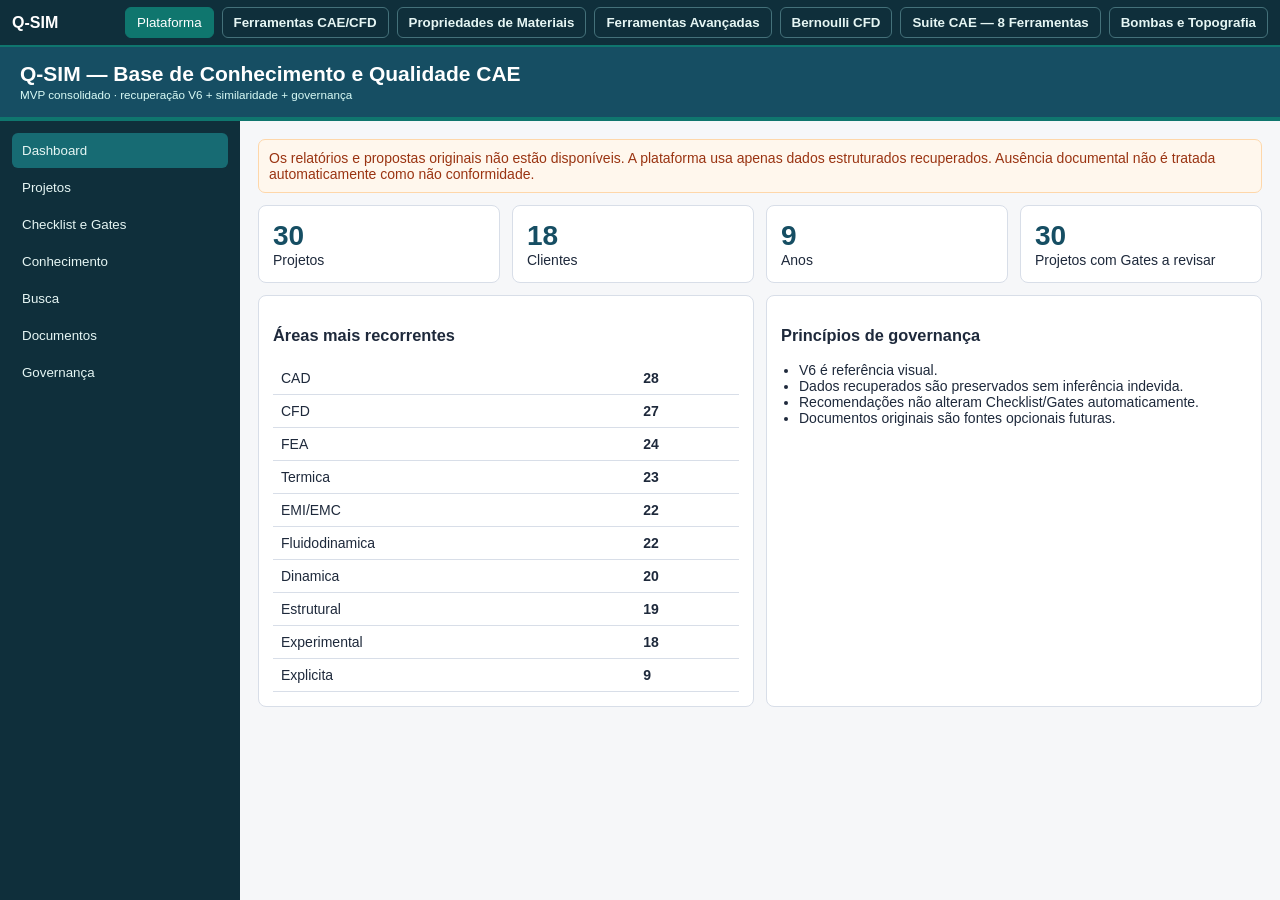
<file: index.html>
<!doctype html>
<html lang="pt-BR">
<head>
<meta charset="utf-8"><meta name="viewport" content="width=device-width,initial-scale=1,viewport-fit=cover">
<title>Q-SIM — Qualidade e Ferramentas CAE/CFD</title>
<style>
html,body{margin:0;height:100%;font-family:Arial,Helvetica,sans-serif;background:#0f2f3b}body{display:grid;grid-template-rows:auto 1fr;min-height:100dvh}.bar{display:flex;align-items:center;gap:8px;padding:7px 12px;background:#0f2f3b;border-bottom:2px solid #0f766e;position:relative;z-index:50;flex-wrap:wrap}.brand{color:#fff;font-weight:bold;margin-right:auto;white-space:nowrap}.bar button{border:1px solid #44717a;background:transparent;color:#e6f6f4;border-radius:6px;padding:7px 11px;cursor:pointer;white-space:nowrap}.bar button.on{background:#0f766e;border-color:#0f766e;color:#fff}.tools-btn,.materials-btn,.advanced-btn,.bernoulli-btn,.suite-btn,.pumps-btn{font-weight:bold}iframe{width:100%;height:100%;border:0;background:#f6f7f9;display:block}
@media(max-width:760px){.bar{display:grid;grid-template-columns:repeat(2,1fr);gap:6px;padding:6px 8px}.brand{grid-column:1/-1;font-size:13px;margin:0}.bar button{font-size:11px;padding:8px 4px;min-width:0;white-space:normal;line-height:1.15}}
</style>
</head>
<body>
<div class="bar"><span class="brand">Q-SIM</span><button class="on" data-src="app/final.html?v=20260907-7">Plataforma</button><button class="tools-btn" data-src="app/tools.html?v=20260907-7">Ferramentas CAE/CFD</button><button class="materials-btn" data-src="app/materials.html?v=20260907-7">Propriedades de Materiais</button><button class="advanced-btn" data-src="app/advanced.html?v=20260907-7">Ferramentas Avançadas</button><button class="bernoulli-btn" data-src="app/bernoulli.html?v=20260907-7">Bernoulli CFD</button><button class="suite-btn" data-src="app/suite-cae.html?v=20260907-7">Suite CAE — 8 Ferramentas</button><button class="pumps-btn" data-src="app/pumps.html?v=20261107-1">Bombas e Topografia</button></div>
<iframe id="view" src="app/final.html?v=20260907-7" title="Q-SIM"></iframe>
<script>
const view=document.getElementById('view');
function applyMobileOverrides(){
  try{
    const doc=view.contentDocument;
    if(!doc||!doc.head||doc.getElementById('qsim-mobile-overrides'))return;
    const link=doc.createElement('link');
    link.id='qsim-mobile-overrides';
    link.rel='stylesheet';
    link.href='mobile-overrides.css?v=20260907-7';
    doc.head.appendChild(link);
  }catch(_e){}
}
view.addEventListener('load',applyMobileOverrides);
document.querySelectorAll('.bar button').forEach(b=>b.onclick=()=>{
  document.querySelectorAll('.bar button').forEach(x=>x.classList.toggle('on',x===b));
  view.src=b.dataset.src;
});
</script>
</body></html>
</file>
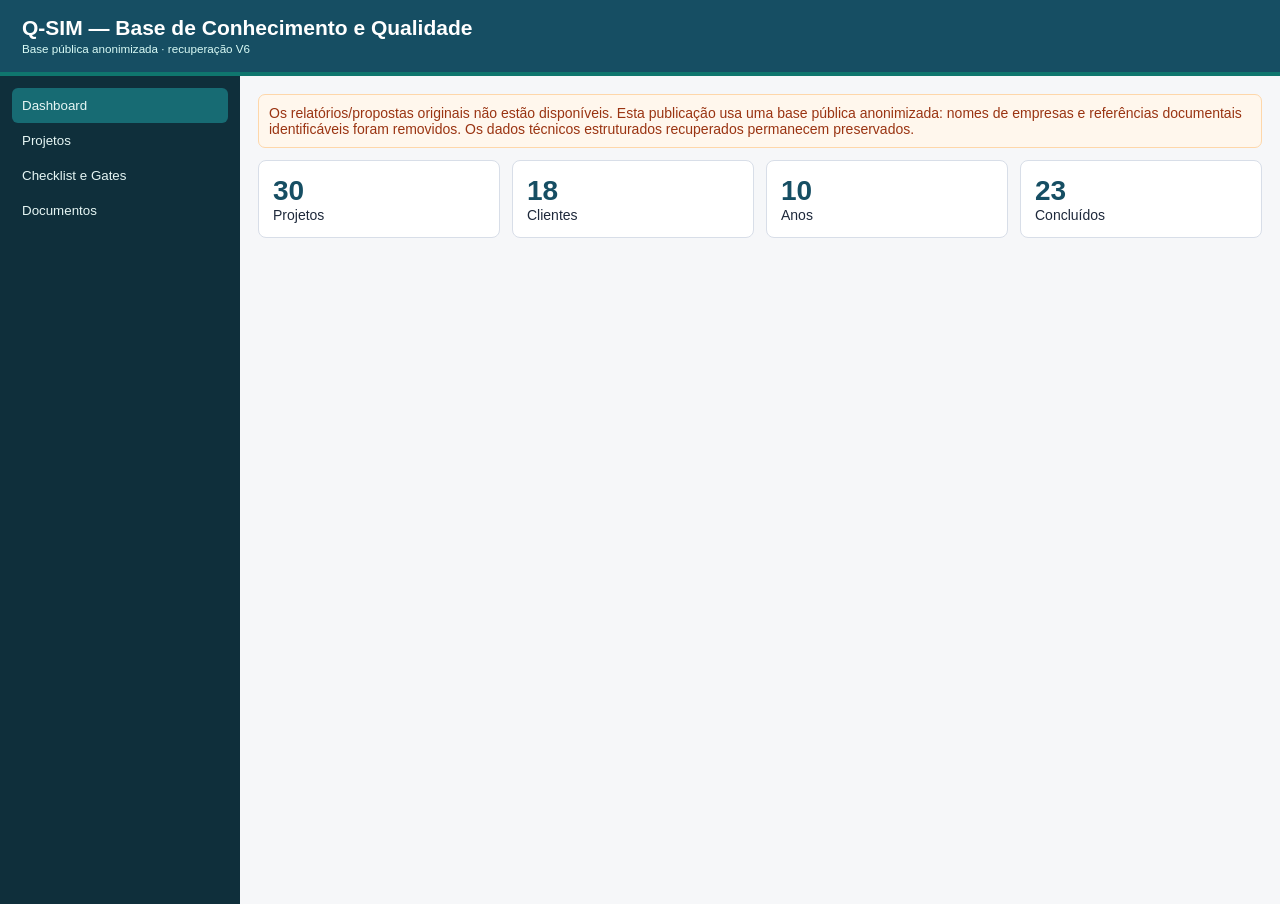
<file: app/index.html>
<!doctype html><html lang="pt-BR"><head><meta charset="utf-8"><meta name="viewport" content="width=device-width,initial-scale=1"><title>Q-SIM Recovery</title><style>
:root{--bg:#f6f7f9;--p:#fff;--ink:#1e293b;--mut:#64748b;--b:#164e63;--a:#0f766e;--line:#d8dee8;--w:#b45309}
*{box-sizing:border-box}body{margin:0;font:14px Arial;background:var(--bg);color:var(--ink)}header{background:var(--b);color:#fff;padding:16px 22px;border-bottom:4px solid var(--a)}header h1{margin:0;font-size:21px}header small{color:#d9fbf6}.layout{display:grid;grid-template-columns:240px 1fr;min-height:calc(100vh - 72px)}aside{background:#0f2f3b;padding:12px}aside button{width:100%;border:0;background:transparent;color:#e6f6f4;text-align:left;padding:10px;border-radius:6px;cursor:pointer}aside button:hover,aside button.on{background:#176b73}main{padding:18px}section{display:none}section.on{display:block}.grid{display:grid;grid-template-columns:repeat(auto-fit,minmax(150px,1fr));gap:12px}.card{background:#fff;border:1px solid var(--line);border-radius:8px;padding:14px;margin-bottom:12px}.kpi b{display:block;font-size:28px;color:var(--b)}.small{font-size:12px;color:var(--mut)}input,select{padding:8px;border:1px solid #cbd5e1;border-radius:6px}table{width:100%;border-collapse:collapse}th,td{padding:8px;border-bottom:1px solid var(--line);text-align:left;vertical-align:top}th{background:#eef2f7}.badge{display:inline-block;padding:3px 8px;border-radius:999px;background:#e0f2f1;color:#115e59;font-size:11px;font-weight:bold;margin:1px}.warn{background:#fef3c7;color:#92400e}.click{color:var(--a);font-weight:bold;cursor:pointer}.notice{background:#fff7ed;border:1px solid #fed7aa;color:#9a3412;padding:10px;border-radius:7px;margin-bottom:12px}@media(max-width:900px){.layout{grid-template-columns:1fr}aside{display:flex;overflow:auto}}
</style></head><body><header><h1>Q-SIM — Base de Conhecimento e Qualidade</h1><small>Base pública anonimizada · recuperação V6</small></header><div class="layout"><aside>
<button class="on" data-s="dash">Dashboard</button><button data-s="proj">Projetos</button><button data-s="qual">Checklist e Gates</button><button data-s="docs">Documentos</button></aside><main>
<div class="notice">Os relatórios/propostas originais não estão disponíveis. Esta publicação usa uma base pública anonimizada: nomes de empresas e referências documentais identificáveis foram removidos. Os dados técnicos estruturados recuperados permanecem preservados.</div>
<section id="dash" class="on"></section><section id="proj"></section><section id="qual"></section><section id="docs"></section></main></div>
<script>
const P="H4sIAAAAAAAC/+1bWW7jNhi+iqBnMyWpPW8a25mmSCapk3ZaBHkQLHVGGNkyJCXNoCjQQ/QGfegBeoTcpCcptdFafsm04zSbXiLGXCzr+/7tI3X1m+zLh/L57Ow7hDFBmFBsUUx0eSTPWcc48L1l4kmsj33iyIdp30iO0zne0s36XE+6dQLfdeZOyAYl8uGVPLYnrDk+Sv9O/KWz8OcOa05Pj7+Zno5Z6yi48d3QrXTdrQJ/7idp+2hqy9cj+dd0JfvDxc8X0vjoJ/Z53j715p+dJZsVpF9hXx7b7HoRsjv4GEZf4nTmJzbzSn5vX04lLCFp+uFyZk/SYeVNs0FFP2H957PpuT2zx/YZOISyIadnk+kJ3K2w7ouzkx+6pqus/0f75HjS+QVacY/T9/V7ZL/kC/slBI+Iztpu+jzOo3AVxokjffbj5P6fiD0H6d8//pQwKS4FgAduOL9LV+saTxvjV+4v8vXvoxohKGJdZg8XzJwL43A5zwDdgH8L9UsvylpttF8fiqSC4swLnAyNcI1LWACSITHqG0JBsBSkUAvrFFOthRgtEaPalohNbQi3b303gnCsmjizaC/yF+wOMkudxkl0k9xE+T/c2uvI299/tLmh50Z/sXLm3jhw/MUTc8JeReGt44bSPFxIkRfHTnDrxI/FkG47F+BHdjlyYk/KmzPv9oDdX9rkHNm8jLJeRlkvQ7ddRl0vk/uo88gL/[base64]/TJUG1yEARgCI1X1CgKexcuEepT20ShSBi6Fhl/bSHKLSXKLuz4yWQ4LmIKRVKHNwFsYBiWgwWVE+qoaykBEgZirCRRSZAbzW30lv7gk5TZRevWt54HlrxGhwnEEcFYUvBcAZhNjMI4UqjYumwjLotnEPByXdMSrhAOFVEqZ4VlUoLTot7cuVJ5Ee4xOzOGNl3sKnPPIF8/MBA9ypIVeWHkikgkzREFSvLGZ4Hk8D9F1G6DArWw7ZmeB7JOQFKVkRHVFXTimQgzeuOQpkbebcDf0p6wPwxENWUdI8fEMStrQTxgT8v3elwJsBUMRHBVhq/2okrwYLS1+YCJKcLrG4Ne2KQolWCIrxDVpvQRNli+SzOylClG2WhgAJ4gbaYKapfDZLFXrdKIegpZtAr2UmLAfoXr1a925UFBBEzZ0FLmiREUJpsnQ/rESY7Y8Hg+0VlpyIQlLAVyHfLlCDuFKkmVWlLXCTF0cDlTRAIiFJnN0kUlti9OnC0CjbM5r04per93/d/hZAbXiWtLIoqiKQSAGheyvbmtcctomEncd8JNUcaNDgVEZrV9kA+re6wlQzl0cPpkX73yREAEdKQGDh7ftOh+8z7mzNIa4s6qBdKvfssENGaO/MPxBMWPITOdQ0nQMVz2ybEBqKqAUtZRH8CKatrW/UhuzDl20yD0tVzQLRkgbDuxSdAuhc1UfYCFBgKjL3qXkOUhqM0f/6g3XeiMlQs7Jfo4hlt48EquPttT2I23/YUdqjCB9ae66t//+8G9GbjaLygef0fKgUvxbM7AAA=";let D=[],cur=null;const e=s=>String(s??'').replace(/[&<>"']/g,m=>({'&':'&amp;','<':'&lt;','>':'&gt;','"':'&quot;',"'":'&#39;'}[m]));
const b=s=>`<span class="badge ${/pend|ressal|não ident/i.test(s||'')?'warn':''}">${e(s)}</span>`;
async function load(){let x=atob(P),u=new Uint8Array(x.length);for(let i=0;i<x.length;i++)u[i]=x.charCodeAt(i);let st=new Blob([u]).stream().pipeThrough(new DecompressionStream('gzip'));D=JSON.parse(await new Response(st).text());cur=D[0];render();}
function nav(id){document.querySelectorAll('section').forEach(x=>x.classList.toggle('on',x.id===id));document.querySelectorAll('aside button').forEach(x=>x.classList.toggle('on',x.dataset.s===id));}
function render(){let clients=new Set(D.map(x=>x.c)),years=new Set(D.map(x=>x.a));dash.innerHTML=`<div class="grid"><div class="card kpi"><b>${D.length}</b><span>Projetos</span></div><div class="card kpi"><b>${clients.size}</b><span>Clientes</span></div><div class="card kpi"><b>${years.size}</b><span>Anos</span></div><div class="card kpi"><b>${D.filter(x=>/conclu/i.test(x.s||'')).length}</b><span>Concluídos</span></div></div>`;
proj.innerHTML=`<h2>Projetos</h2><div class="card"><input id="q" placeholder="Buscar projeto/cliente"><table><thead><tr><th>Projeto</th><th>Cliente</th><th>Ano</th><th>Áreas</th><th>Status</th></tr></thead><tbody id="tb"></tbody></table></div>`;draw();
qualidade();documentos();}
function draw(){let q=(document.getElementById('q')?.value||'').toLowerCase(),L=D.filter(x=>[x.i,x.c,...x.t,...x.w].join(' ').toLowerCase().includes(q));tb.innerHTML=L.map(x=>`<tr><td class="click" data-i="${e(x.i)}">${e(x.i)}</td><td>${e(x.c)}</td><td>${e(x.a)}</td><td>${x.t.map(b).join(' ')}</td><td>${b(x.s)}</td></tr>`).join('');q&&0;document.querySelectorAll('[data-i]').forEach(z=>z.onclick=()=>{cur=D.find(x=>x.i===z.dataset.i);qualidade();documentos();nav('qual')});document.getElementById('q').oninput=draw;}
function qualidade(){if(!cur)return;qual.innerHTML=`<h2>${e(cur.i)}</h2><div class="card"><b>Checklist V6:</b> ${cur.k[0]} de ${cur.k[1]} itens conformes</div><div class="card"><h3>Gates</h3><table><thead><tr><th>Gate</th><th>Status</th></tr></thead><tbody>${cur.g.map(g=>`<tr><td>${e(g[0])}</td><td>${b(g[1])}</td></tr>`).join('')}</tbody></table></div>`}
function documentos(){if(!cur)return;docs.innerHTML=`<h2>Documentos referenciados — ${e(cur.i)}</h2><div class="card"><p class="small">Referências históricas; arquivos originais indisponíveis.</p>${cur.d.length?'<ul>'+cur.d.map(x=>`<li>${e(x)}</li>`).join('')+'</ul>':'Nenhum documento referenciado.'}</div>`}
document.querySelectorAll('aside button').forEach(x=>x.onclick=()=>nav(x.dataset.s));load().catch(err=>document.querySelector('main').innerHTML='<div class="card">Erro ao carregar base: '+e(err)+'</div>');
</script></body></html>
</file>
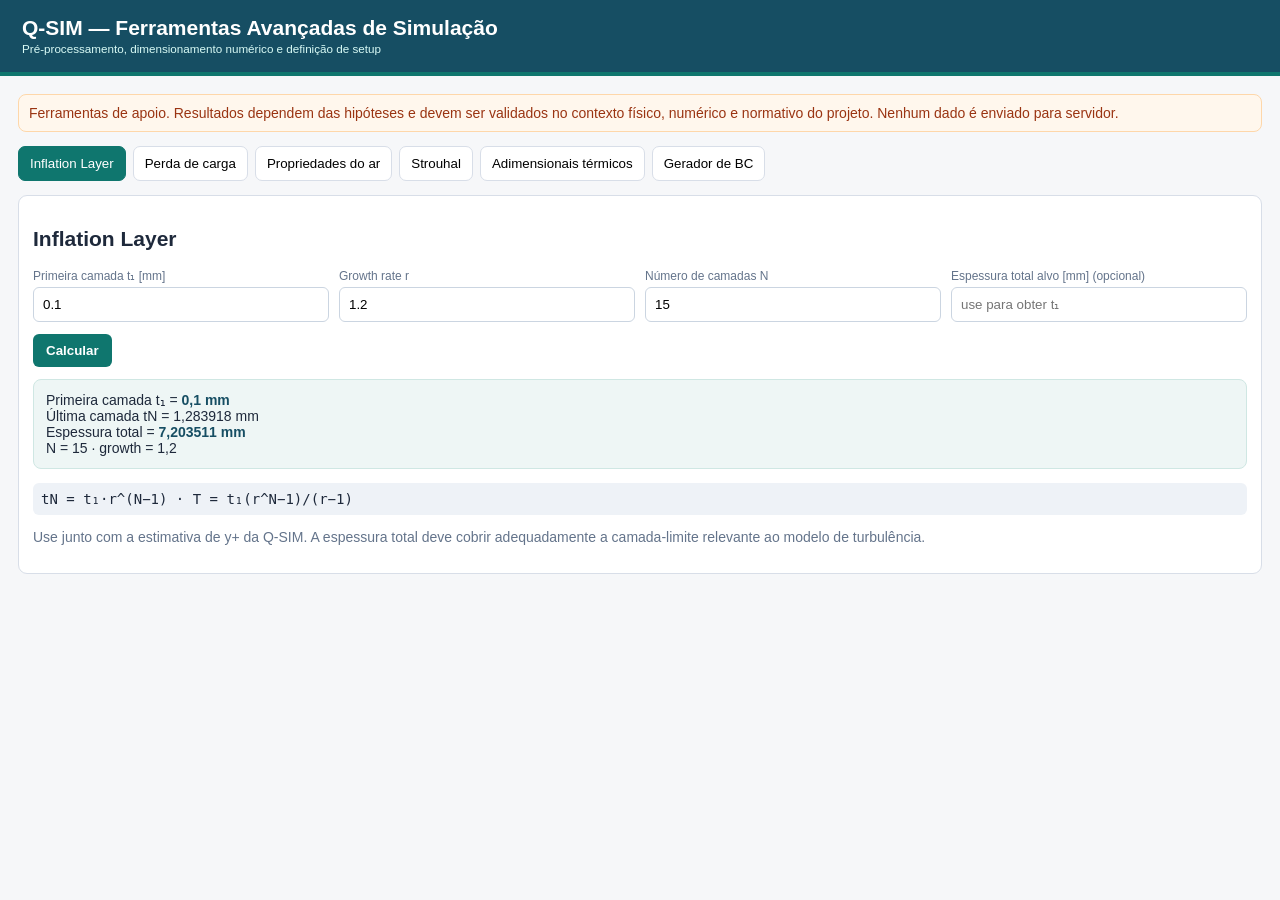
<file: app/advanced.html>
<!doctype html>
<html lang="pt-BR">
<head>
<meta charset="utf-8"><meta name="viewport" content="width=device-width,initial-scale=1,viewport-fit=cover">
<title>Q-SIM — Ferramentas Avançadas</title>
<style>
:root{--bg:#f6f7f9;--panel:#fff;--ink:#1e293b;--muted:#64748b;--brand:#164e63;--accent:#0f766e;--line:#d8dee8;--soft:#eef2f7;--warn:#b45309}
*{box-sizing:border-box}body{margin:0;font:14px Arial,Helvetica,sans-serif;background:var(--bg);color:var(--ink)}header{background:var(--brand);color:#fff;padding:16px 22px;border-bottom:4px solid var(--accent)}h1{margin:0;font-size:21px}header small{color:#d9fbf6}.wrap{max-width:1300px;margin:auto;padding:18px}.notice{background:#fff7ed;border:1px solid #fed7aa;color:#9a3412;padding:10px;border-radius:8px;margin-bottom:14px}.tabs{display:flex;gap:7px;flex-wrap:wrap;margin-bottom:14px}.tabs button{padding:9px 11px;border:1px solid var(--line);background:#fff;border-radius:7px;cursor:pointer}.tabs button.on{background:var(--accent);border-color:var(--accent);color:#fff}.tool{display:none}.tool.on{display:block}.card{background:#fff;border:1px solid var(--line);border-radius:9px;padding:14px;margin-bottom:12px}.grid{display:grid;grid-template-columns:repeat(auto-fit,minmax(210px,1fr));gap:10px}.field label{display:block;font-size:12px;color:var(--muted);margin-bottom:4px}.field input,.field select,.field textarea{width:100%;padding:9px;border:1px solid #cbd5e1;border-radius:6px;background:#fff}.actions{margin-top:12px;display:flex;gap:8px;flex-wrap:wrap}.calc{padding:9px 13px;border:0;border-radius:6px;background:var(--accent);color:#fff;font-weight:bold;cursor:pointer}.result{margin-top:12px;padding:12px;background:#eef6f5;border:1px solid #cfe7e3;border-radius:8px}.result b{color:var(--brand)}.formula{font-family:ui-monospace,SFMono-Regular,Menlo,monospace;background:var(--soft);padding:8px;border-radius:6px;overflow:auto}.muted{color:var(--muted)}.warn{color:var(--warn);font-weight:bold}pre{white-space:pre-wrap;word-break:break-word;margin:0} @media(max-width:720px){.wrap{padding:12px}.tabs{display:grid;grid-template-columns:1fr 1fr}.tabs button{white-space:normal}}
</style>
</head>
<body>
<header><h1>Q-SIM — Ferramentas Avançadas de Simulação</h1><small>Pré-processamento, dimensionamento numérico e definição de setup</small></header>
<div class="wrap">
<div class="notice">Ferramentas de apoio. Resultados dependem das hipóteses e devem ser validados no contexto físico, numérico e normativo do projeto. Nenhum dado é enviado para servidor.</div>
<div class="tabs">
<button class="on" data-t="inflation">Inflation Layer</button><button data-t="darcy">Perda de carga</button><button data-t="air">Propriedades do ar</button><button data-t="strouhal">Strouhal</button><button data-t="thermal">Adimensionais térmicos</button><button data-t="bc">Gerador de BC</button>
</div>
<section id="inflation" class="tool on"><div class="card"><h2>Inflation Layer</h2><div class="grid">
<div class="field"><label>Primeira camada t₁ [mm]</label><input id="i_t1" type="number" step="any" value="0.1"></div><div class="field"><label>Growth rate r</label><input id="i_r" type="number" step="any" value="1.2"></div><div class="field"><label>Número de camadas N</label><input id="i_n" type="number" step="1" value="15"></div><div class="field"><label>Espessura total alvo [mm] (opcional)</label><input id="i_total" type="number" step="any" placeholder="use para obter t₁"></div>
</div><div class="actions"><button class="calc" onclick="calcInflation()">Calcular</button></div><div id="i_out" class="result"></div><p class="formula">tN = t₁·r^(N−1) · T = t₁(r^N−1)/(r−1)</p><p class="muted">Use junto com a estimativa de y+ da Q-SIM. A espessura total deve cobrir adequadamente a camada-limite relevante ao modelo de turbulência.</p></div></section>
<section id="darcy" class="tool"><div class="card"><h2>Darcy-Weisbach — perda de carga</h2><div class="grid">
<div class="field"><label>ρ [kg/m³]</label><input id="d_rho" type="number" step="any" value="998"></div><div class="field"><label>μ [Pa·s]</label><input id="d_mu" type="number" step="any" value="0.001002"></div><div class="field"><label>Velocidade V [m/s]</label><input id="d_v" type="number" step="any" value="2"></div><div class="field"><label>Diâmetro D [m]</label><input id="d_d" type="number" step="any" value="0.05"></div><div class="field"><label>Comprimento L [m]</label><input id="d_l" type="number" step="any" value="10"></div><div class="field"><label>Rugosidade ε [m]</label><input id="d_e" type="number" step="any" value="0.000045"></div><div class="field"><label>ΣK acessórios</label><input id="d_k" type="number" step="any" value="0"></div>
</div><div class="actions"><button class="calc" onclick="calcDarcy()">Calcular</button></div><div id="d_out" class="result"></div><p class="formula">Δp = (fL/D + ΣK)·ρV²/2 · f=64/Re (laminar) ou Swamee-Jain (turbulento)</p></div></section>
<section id="air" class="tool"><div class="card"><h2>Propriedades do ar por temperatura e pressão</h2><div class="grid">
<div class="field"><label>Temperatura [°C]</label><input id="a_tc" type="number" step="any" value="25"></div><div class="field"><label>Pressão absoluta [Pa]</label><input id="a_p" type="number" step="any" value="101325"></div><div class="field"><label>Velocidade opcional [m/s]</label><input id="a_u" type="number" step="any" value="25"></div><div class="field"><label>Comprimento opcional [m]</label><input id="a_l" type="number" step="any" value="1"></div>
</div><div class="actions"><button class="calc" onclick="calcAir()">Calcular</button></div><div id="a_out" class="result"></div><p class="formula">ρ=p/(RT) · μ pela lei de Sutherland · a=√(γRT) · ν=μ/ρ</p><p class="muted">Modelo de gás ideal para ar seco. Para alta pressão, alta temperatura, umidade relevante ou gases reais, use propriedades termodinâmicas apropriadas.</p></div></section>
<section id="strouhal" class="tool"><div class="card"><h2>Strouhal e frequência de desprendimento</h2><div class="grid">
<div class="field"><label>Strouhal St</label><input id="s_st" type="number" step="any" value="0.2"></div><div class="field"><label>Velocidade U [m/s]</label><input id="s_u" type="number" step="any" value="25"></div><div class="field"><label>Comprimento característico L [m]</label><input id="s_l" type="number" step="any" value="0.1"></div><div class="field"><label>Passos por ciclo desejados</label><input id="s_n" type="number" step="1" value="100"></div>
</div><div class="actions"><button class="calc" onclick="calcStrouhal()">Calcular</button></div><div id="s_out" class="result"></div><p class="formula">St=fL/U → f=St·U/L · período=1/f · Δt=período/N</p></div></section>
<section id="thermal" class="tool"><div class="card"><h2>Números adimensionais térmicos</h2><div class="grid">
<div class="field"><label>ρ [kg/m³]</label><input id="th_rho" type="number" step="any" value="1.184"></div><div class="field"><label>μ [Pa·s]</label><input id="th_mu" type="number" step="any" value="0.0000185"></div><div class="field"><label>cp [J/kg·K]</label><input id="th_cp" type="number" step="any" value="1006"></div><div class="field"><label>k [W/m·K]</label><input id="th_k" type="number" step="any" value="0.0262"></div><div class="field"><label>U [m/s]</label><input id="th_u" type="number" step="any" value="5"></div><div class="field"><label>L [m]</label><input id="th_l" type="number" step="any" value="0.5"></div><div class="field"><label>ΔT [K]</label><input id="th_dt" type="number" step="any" value="20"></div><div class="field"><label>Temperatura de filme [K]</label><input id="th_tf" type="number" step="any" value="300"></div><div class="field"><label>h [W/m²·K] opcional</label><input id="th_h" type="number" step="any" value="25"></div>
</div><div class="actions"><button class="calc" onclick="calcThermalDim()">Calcular</button></div><div id="th_out" class="result"></div><p class="formula">Pr=μcp/k · Re=ρUL/μ · Gr=gβΔTL³/ν² · Ra=Gr·Pr · Nu=hL/k</p></div></section>
<section id="bc" class="tool"><div class="card"><h2>Gerador de condições de contorno / setup</h2><div class="grid">
<div class="field"><label>Disciplina</label><select id="b_type" onchange="bcTemplate()"><option>CFD</option><option>FEA Estrutural</option><option>Térmica</option><option>Modal</option><option>CFD Transiente Rotativo</option></select></div><div class="field"><label>Objetivo da análise</label><input id="b_obj" placeholder="Ex.: perda de carga, arrasto, temperatura..."></div><div class="field"><label>Regime</label><select id="b_reg"><option>Estacionário</option><option>Transiente</option></select></div><div class="field"><label>Software/solver</label><input id="b_solver" placeholder="Ex.: Fluent, CFX, Mechanical"></div><div class="field"><label>Material / fluido</label><input id="b_mat" placeholder="Ex.: ar, água, aço..."></div><div class="field"><label>Condições principais</label><textarea id="b_cond" rows="3" placeholder="Velocidade, pressão, temperatura, força, rotação..."></textarea></div><div class="field"><label>Critério de convergência</label><input id="b_conv" placeholder="Resíduos, balanços, monitores..."></div><div class="field"><label>Validação prevista</label><input id="b_val" placeholder="GCI, benchmark, experimento, analítico..."></div>
</div><div class="actions"><button class="calc" onclick="genBC()">Gerar ficha</button></div><div id="b_out" class="result"><pre id="b_pre"></pre></div><p class="muted">O gerador organiza o setup informado; não cria automaticamente valores físicos ou critérios ausentes.</p></div></section>
</div>
<script>
const n=id=>Number(document.getElementById(id).value),fmt=(x,d=7)=>Number.isFinite(x)?Number(x).toLocaleString('pt-BR',{maximumSignificantDigits:d}):'—';
document.querySelectorAll('.tabs button').forEach(b=>b.onclick=()=>{document.querySelectorAll('.tabs button').forEach(x=>x.classList.toggle('on',x===b));document.querySelectorAll('.tool').forEach(x=>x.classList.toggle('on',x.id===b.dataset.t))});
function calcInflation(){let t1=n('i_t1'),r=n('i_r'),N=Math.max(1,Math.round(n('i_n'))),raw=i_total.value.trim(),total,last;if(r<=0){i_out.innerHTML='<span class="warn">Growth rate deve ser positivo.</span>';return}if(raw!==''){total=Number(raw);t1=Math.abs(r-1)<1e-12?total/N:total*(r-1)/(Math.pow(r,N)-1)}else total=Math.abs(r-1)<1e-12?t1*N:t1*(Math.pow(r,N)-1)/(r-1);last=t1*Math.pow(r,N-1);i_out.innerHTML=`Primeira camada t₁ = <b>${fmt(t1)} mm</b><br>Última camada tN = ${fmt(last)} mm<br>Espessura total = <b>${fmt(total)} mm</b><br>N = ${N} · growth = ${fmt(r)}`}
function calcDarcy(){let rho=n('d_rho'),mu=n('d_mu'),V=n('d_v'),D=n('d_d'),L=n('d_l'),eps=n('d_e'),K=n('d_k');let Re=rho*V*D/mu,f;if(Re<2300)f=64/Re;else f=.25/Math.pow(Math.log10(eps/(3.7*D)+5.74/Math.pow(Re,.9)),2);let q=.5*rho*V*V,dp=(f*L/D+K)*q,head=dp/(rho*9.80665),Q=V*Math.PI*D*D/4,pow=dp*Q;d_out.innerHTML=`Re = <b>${fmt(Re)}</b><br>f Darcy = ${fmt(f)}<br>Vazão correspondente = ${fmt(Q)} m³/s<br>Δp distribuída + localizada = <b>${fmt(dp)} Pa</b><br>Altura de carga = ${fmt(head)} m<br>Potência hidráulica ideal = ${fmt(pow)} W`}
function calcAir(){let T=n('a_tc')+273.15,p=n('a_p'),U=n('a_u'),L=n('a_l'),R=287.058,gam=1.4,T0=273.15,mu0=1.716e-5,S=111;let rho=p/(R*T),mu=mu0*Math.pow(T/T0,1.5)*(T0+S)/(T+S),nu=mu/rho,a=Math.sqrt(gam*R*T),Re=rho*U*L/mu,M=U/a;a_out.innerHTML=`T = ${fmt(T)} K<br>Densidade ρ = <b>${fmt(rho)} kg/m³</b><br>Viscosidade μ = ${fmt(mu)} Pa·s<br>Viscosidade cinemática ν = ${fmt(nu)} m²/s<br>Velocidade do som a = ${fmt(a)} m/s<br>Re opcional = ${fmt(Re)}<br>Mach opcional = ${fmt(M)}`}
function calcStrouhal(){let St=n('s_st'),U=n('s_u'),L=n('s_l'),N=Math.max(1,n('s_n')),f=St*U/L,T=1/f,dt=T/N;s_out.innerHTML=`Frequência estimada f = <b>${fmt(f)} Hz</b><br>Período = ${fmt(T)} s<br>Δt para ${fmt(N)} passos/ciclo = <b>${fmt(dt)} s</b>`}
function calcThermalDim(){let rho=n('th_rho'),mu=n('th_mu'),cp=n('th_cp'),k=n('th_k'),U=n('th_u'),L=n('th_l'),dT=n('th_dt'),Tf=n('th_tf'),h=n('th_h');let nu=mu/rho,alpha=k/(rho*cp),Pr=mu*cp/k,Re=rho*U*L/mu,beta=1/Tf,Gr=9.80665*beta*Math.abs(dT)*Math.pow(L,3)/(nu*nu),Ra=Gr*Pr,Nu=h*L/k;th_out.innerHTML=`ν = ${fmt(nu)} m²/s<br>α = ${fmt(alpha)} m²/s<br>Pr = <b>${fmt(Pr)}</b><br>Re = <b>${fmt(Re)}</b><br>Gr = ${fmt(Gr)}<br>Ra = <b>${fmt(Ra)}</b><br>Nu (a partir de h informado) = ${fmt(Nu)}`}
function bcTemplate(){let t=b_type.value;if(t.includes('Rotativo')){b_reg.value='Transiente';b_cond.placeholder='rpm, velocidade de entrada, pressão de saída, interfaces, Δt...'}else if(t==='FEA Estrutural')b_cond.placeholder='Forças, pressões, apoios, contatos, gravidade...';else if(t==='Térmica')b_cond.placeholder='Temperaturas, fluxo de calor, convecção, radiação...';else if(t==='Modal')b_cond.placeholder='Restrições, pré-tensão opcional, faixa de frequência...';else b_cond.placeholder='Velocidade, pressão, temperatura, vazão, paredes...'}
function genBC(){let lines=[`Q-SIM — FICHA DE SETUP`,`Disciplina: ${b_type.value}`,`Objetivo: ${b_obj.value||'não informado'}`,`Regime: ${b_reg.value}`,`Software/solver: ${b_solver.value||'não informado'}`,`Material/fluido: ${b_mat.value||'não informado'}`,`Condições principais: ${b_cond.value||'não informado'}`,`Critério de convergência: ${b_conv.value||'não informado'}`,`Validação prevista: ${b_val.value||'não informado'}`,``, `Checklist mínimo: geometria · materiais · BC · malha · solver · convergência · resultados · validação`];b_pre.textContent=lines.join('\n')}
calcInflation();calcDarcy();calcAir();calcStrouhal();calcThermalDim();bcTemplate();genBC();
</script>
</body></html>
</file>
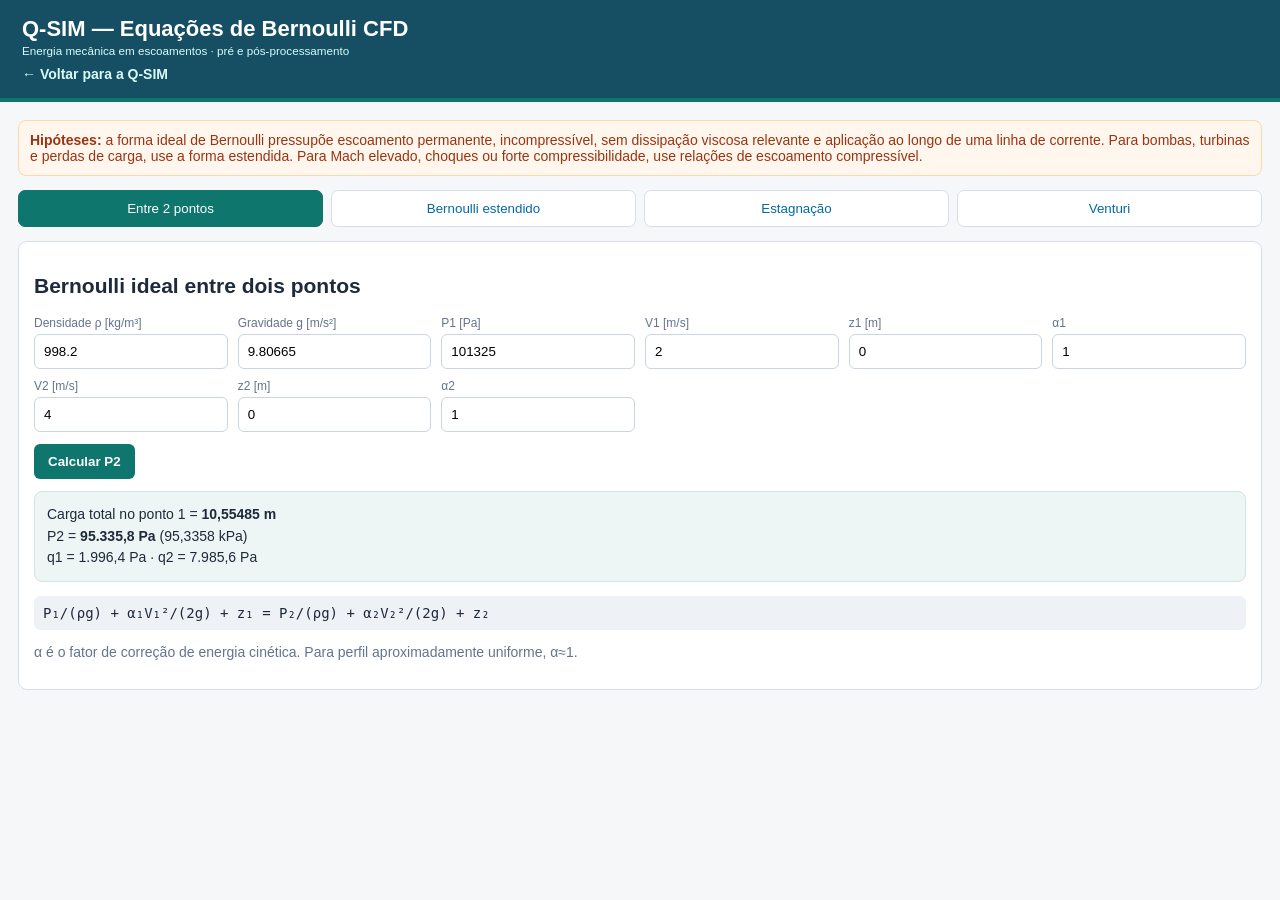
<file: app/bernoulli.html>
<!doctype html>
<html lang="pt-BR">
<head>
<meta charset="utf-8"><meta name="viewport" content="width=device-width,initial-scale=1,viewport-fit=cover">
<title>Q-SIM — Equações de Bernoulli CFD</title>
<style>
:root{--bg:#f6f7f9;--panel:#fff;--ink:#1e293b;--muted:#64748b;--brand:#164e63;--accent:#0f766e;--line:#d8dee8;--soft:#eef2f7;--warn:#9a3412}
*{box-sizing:border-box}body{margin:0;font:14px Arial,Helvetica,sans-serif;background:var(--bg);color:var(--ink)}header{background:var(--brand);color:#fff;padding:16px 22px;border-bottom:4px solid var(--accent)}header h1{margin:0;font-size:22px}header small{color:#d9fbf6}.wrap{max-width:1300px;margin:auto;padding:18px}.notice{background:#fff7ed;border:1px solid #fed7aa;color:var(--warn);padding:11px;border-radius:8px;margin-bottom:14px}.tabs{display:grid;grid-template-columns:repeat(4,minmax(150px,1fr));gap:8px;margin-bottom:14px}.tabs button{padding:10px;border:1px solid var(--line);background:#fff;border-radius:7px;cursor:pointer;color:#0369a1}.tabs button.on{background:var(--accent);border-color:var(--accent);color:#fff}.tool{display:none}.tool.on{display:block}.card{background:#fff;border:1px solid var(--line);border-radius:9px;padding:15px;margin-bottom:12px}.grid{display:grid;grid-template-columns:repeat(auto-fit,minmax(190px,1fr));gap:10px}.field label{display:block;font-size:12px;color:var(--muted);margin-bottom:4px}.field input,.field select{width:100%;padding:9px;border:1px solid #cbd5e1;border-radius:6px;background:#fff}.actions{margin-top:12px}.calc{border:0;background:var(--accent);color:#fff;font-weight:bold;padding:10px 14px;border-radius:6px;cursor:pointer}.result{margin-top:12px;padding:12px;background:#eef6f5;border:1px solid #cfe7e3;border-radius:8px;line-height:1.55}.formula{font-family:ui-monospace,SFMono-Regular,Menlo,monospace;background:var(--soft);padding:9px;border-radius:6px;overflow:auto}.muted{color:var(--muted)}.warn{color:#b45309;font-weight:bold}.toplink{display:inline-block;color:#d9fbf6;text-decoration:none;font-weight:bold;margin-top:8px}
@media(max-width:720px){.wrap{padding:12px}.tabs{grid-template-columns:1fr 1fr}header{padding:14px 18px}header h1{font-size:20px}}
</style>
</head>
<body>
<header><h1>Q-SIM — Equações de Bernoulli CFD</h1><small>Energia mecânica em escoamentos · pré e pós-processamento</small><br><a class="toplink" href="../index.html">← Voltar para a Q-SIM</a></header>
<div class="wrap">
<div class="notice"><b>Hipóteses:</b> a forma ideal de Bernoulli pressupõe escoamento permanente, incompressível, sem dissipação viscosa relevante e aplicação ao longo de uma linha de corrente. Para bombas, turbinas e perdas de carga, use a forma estendida. Para Mach elevado, choques ou forte compressibilidade, use relações de escoamento compressível.</div>
<div class="tabs"><button class="on" data-t="ideal">Entre 2 pontos</button><button data-t="extended">Bernoulli estendido</button><button data-t="stag">Estagnação</button><button data-t="venturi">Venturi</button></div>

<section id="ideal" class="tool on"><div class="card"><h2>Bernoulli ideal entre dois pontos</h2>
<div class="grid">
<div class="field"><label>Densidade ρ [kg/m³]</label><input id="bi_rho" type="number" step="any" value="998.2"></div>
<div class="field"><label>Gravidade g [m/s²]</label><input id="bi_g" type="number" step="any" value="9.80665"></div>
<div class="field"><label>P1 [Pa]</label><input id="bi_p1" type="number" step="any" value="101325"></div>
<div class="field"><label>V1 [m/s]</label><input id="bi_v1" type="number" step="any" value="2"></div>
<div class="field"><label>z1 [m]</label><input id="bi_z1" type="number" step="any" value="0"></div>
<div class="field"><label>α1</label><input id="bi_a1" type="number" step="any" value="1"></div>
<div class="field"><label>V2 [m/s]</label><input id="bi_v2" type="number" step="any" value="4"></div>
<div class="field"><label>z2 [m]</label><input id="bi_z2" type="number" step="any" value="0"></div>
<div class="field"><label>α2</label><input id="bi_a2" type="number" step="any" value="1"></div>
</div><div class="actions"><button class="calc" onclick="calcIdeal()">Calcular P2</button></div><div id="bi_out" class="result"></div>
<p class="formula">P₁/(ρg) + α₁V₁²/(2g) + z₁ = P₂/(ρg) + α₂V₂²/(2g) + z₂</p><p class="muted">α é o fator de correção de energia cinética. Para perfil aproximadamente uniforme, α≈1.</p></div></section>

<section id="extended" class="tool"><div class="card"><h2>Bernoulli estendido</h2>
<div class="grid">
<div class="field"><label>Densidade ρ [kg/m³]</label><input id="be_rho" type="number" step="any" value="998.2"></div>
<div class="field"><label>Gravidade g [m/s²]</label><input id="be_g" type="number" step="any" value="9.80665"></div>
<div class="field"><label>P1 [Pa]</label><input id="be_p1" type="number" step="any" value="101325"></div>
<div class="field"><label>V1 [m/s]</label><input id="be_v1" type="number" step="any" value="2"></div>
<div class="field"><label>z1 [m]</label><input id="be_z1" type="number" step="any" value="0"></div>
<div class="field"><label>V2 [m/s]</label><input id="be_v2" type="number" step="any" value="2"></div>
<div class="field"><label>z2 [m]</label><input id="be_z2" type="number" step="any" value="5"></div>
<div class="field"><label>Carga adicionada por bomba Hp [m]</label><input id="be_hp" type="number" step="any" value="10"></div>
<div class="field"><label>Carga retirada por turbina Ht [m]</label><input id="be_ht" type="number" step="any" value="0"></div>
<div class="field"><label>Perda de carga hL [m]</label><input id="be_hl" type="number" step="any" value="2"></div>
</div><div class="actions"><button class="calc" onclick="calcExtended()">Calcular P2</button></div><div id="be_out" class="result"></div>
<p class="formula">P₁/(ρg)+V₁²/(2g)+z₁+Hₚ−Hₜ−hL = P₂/(ρg)+V₂²/(2g)+z₂</p></div></section>

<section id="stag" class="tool"><div class="card"><h2>Pressão de estagnação — forma incompressível</h2>
<div class="grid">
<div class="field"><label>Pressão estática P [Pa]</label><input id="bs_p" type="number" step="any" value="101325"></div>
<div class="field"><label>Densidade ρ [kg/m³]</label><input id="bs_rho" type="number" step="any" value="1.225"></div>
<div class="field"><label>Velocidade V [m/s]</label><input id="bs_v" type="number" step="any" value="25"></div>
</div><div class="actions"><button class="calc" onclick="calcStag()">Calcular</button></div><div id="bs_out" class="result"></div>
<p class="formula">q = ½ρV² · P₀ = P + q</p><p class="muted">Adequado quando efeitos de compressibilidade são pequenos. Para escoamento compressível, a relação de pressão total deve considerar Mach e γ.</p></div></section>

<section id="venturi" class="tool"><div class="card"><h2>Venturi — vazão por diferença de pressão</h2>
<div class="grid">
<div class="field"><label>Densidade ρ [kg/m³]</label><input id="bv_rho" type="number" step="any" value="998.2"></div>
<div class="field"><label>Diâmetro D1 [m]</label><input id="bv_d1" type="number" step="any" value="0.10"></div>
<div class="field"><label>Diâmetro D2 [m]</label><input id="bv_d2" type="number" step="any" value="0.05"></div>
<div class="field"><label>P1 [Pa]</label><input id="bv_p1" type="number" step="any" value="150000"></div>
<div class="field"><label>P2 [Pa]</label><input id="bv_p2" type="number" step="any" value="120000"></div>
<div class="field"><label>Coeficiente de descarga Cd</label><input id="bv_cd" type="number" step="any" value="0.98"></div>
</div><div class="actions"><button class="calc" onclick="calcVenturi()">Calcular vazão</button></div><div id="bv_out" class="result"></div>
<p class="formula">Q = Cd·A₂·√[2(P₁−P₂)/(ρ·(1−(A₂/A₁)²))]</p><p class="muted">Forma simplificada para mesma cota e fluido incompressível. Em medidores reais, Cd deve ser compatível com a geometria e faixa de Reynolds.</p></div></section>
</div>
<script>
const n=id=>Number(document.getElementById(id).value);const fmt=(x,d=7)=>Number.isFinite(x)?Number(x).toLocaleString('pt-BR',{maximumSignificantDigits:d}):'—';
document.querySelectorAll('.tabs button').forEach(b=>b.onclick=()=>{document.querySelectorAll('.tabs button').forEach(x=>x.classList.toggle('on',x===b));document.querySelectorAll('.tool').forEach(x=>x.classList.toggle('on',x.id===b.dataset.t))});
function calcIdeal(){const rho=n('bi_rho'),g=n('bi_g'),p1=n('bi_p1'),v1=n('bi_v1'),z1=n('bi_z1'),a1=n('bi_a1'),v2=n('bi_v2'),z2=n('bi_z2'),a2=n('bi_a2');if(!(rho>0&&g>0)){bi_out.innerHTML='<span class="warn">ρ e g devem ser positivos.</span>';return}const H1=p1/(rho*g)+a1*v1*v1/(2*g)+z1;const kinetic2=a2*v2*v2/(2*g);const p2=rho*g*(H1-kinetic2-z2);const q1=.5*rho*v1*v1,q2=.5*rho*v2*v2;bi_out.innerHTML=`Carga total no ponto 1 = <b>${fmt(H1)} m</b><br>P2 = <b>${fmt(p2)} Pa</b> (${fmt(p2/1000)} kPa)<br>q1 = ${fmt(q1)} Pa · q2 = ${fmt(q2)} Pa`;}
function calcExtended(){const rho=n('be_rho'),g=n('be_g'),p1=n('be_p1'),v1=n('be_v1'),z1=n('be_z1'),v2=n('be_v2'),z2=n('be_z2'),hp=n('be_hp'),ht=n('be_ht'),hl=n('be_hl');if(!(rho>0&&g>0)){be_out.innerHTML='<span class="warn">ρ e g devem ser positivos.</span>';return}const H1=p1/(rho*g)+v1*v1/(2*g)+z1;const H2=H1+hp-ht-hl;const p2=rho*g*(H2-v2*v2/(2*g)-z2);const dP=p2-p1;be_out.innerHTML=`Carga no ponto 1 = ${fmt(H1)} m<br>Carga disponível no ponto 2 = <b>${fmt(H2)} m</b><br>P2 = <b>${fmt(p2)} Pa</b> (${fmt(p2/1000)} kPa)<br>ΔP = ${fmt(dP)} Pa`;}
function calcStag(){const p=n('bs_p'),rho=n('bs_rho'),v=n('bs_v');if(!(rho>0)){bs_out.innerHTML='<span class="warn">ρ deve ser positivo.</span>';return}const q=.5*rho*v*v,p0=p+q;bs_out.innerHTML=`Pressão dinâmica q = <b>${fmt(q)} Pa</b><br>Pressão de estagnação P₀ = <b>${fmt(p0)} Pa</b> (${fmt(p0/1000)} kPa)`;}
function calcVenturi(){const rho=n('bv_rho'),d1=n('bv_d1'),d2=n('bv_d2'),p1=n('bv_p1'),p2=n('bv_p2'),cd=n('bv_cd');if(!(rho>0&&d1>0&&d2>0&&d2<d1&&cd>0)){bv_out.innerHTML='<span class="warn">Use ρ>0, Cd>0 e D2 menor que D1.</span>';return}const dp=p1-p2;if(!(dp>0)){bv_out.innerHTML='<span class="warn">P1 deve ser maior que P2 para esta forma da equação.</span>';return}const A1=Math.PI*d1*d1/4,A2=Math.PI*d2*d2/4,beta=d2/d1;const Q=cd*A2*Math.sqrt(2*dp/(rho*(1-Math.pow(A2/A1,2))));const v1=Q/A1,v2=Q/A2;bv_out.innerHTML=`β = ${fmt(beta)}<br>Q = <b>${fmt(Q)} m³/s</b> (${fmt(Q*3600)} m³/h)<br>V1 = ${fmt(v1)} m/s · V2 = ${fmt(v2)} m/s`;}
calcIdeal();calcExtended();calcStag();calcVenturi();
</script>
</body></html>
</file>
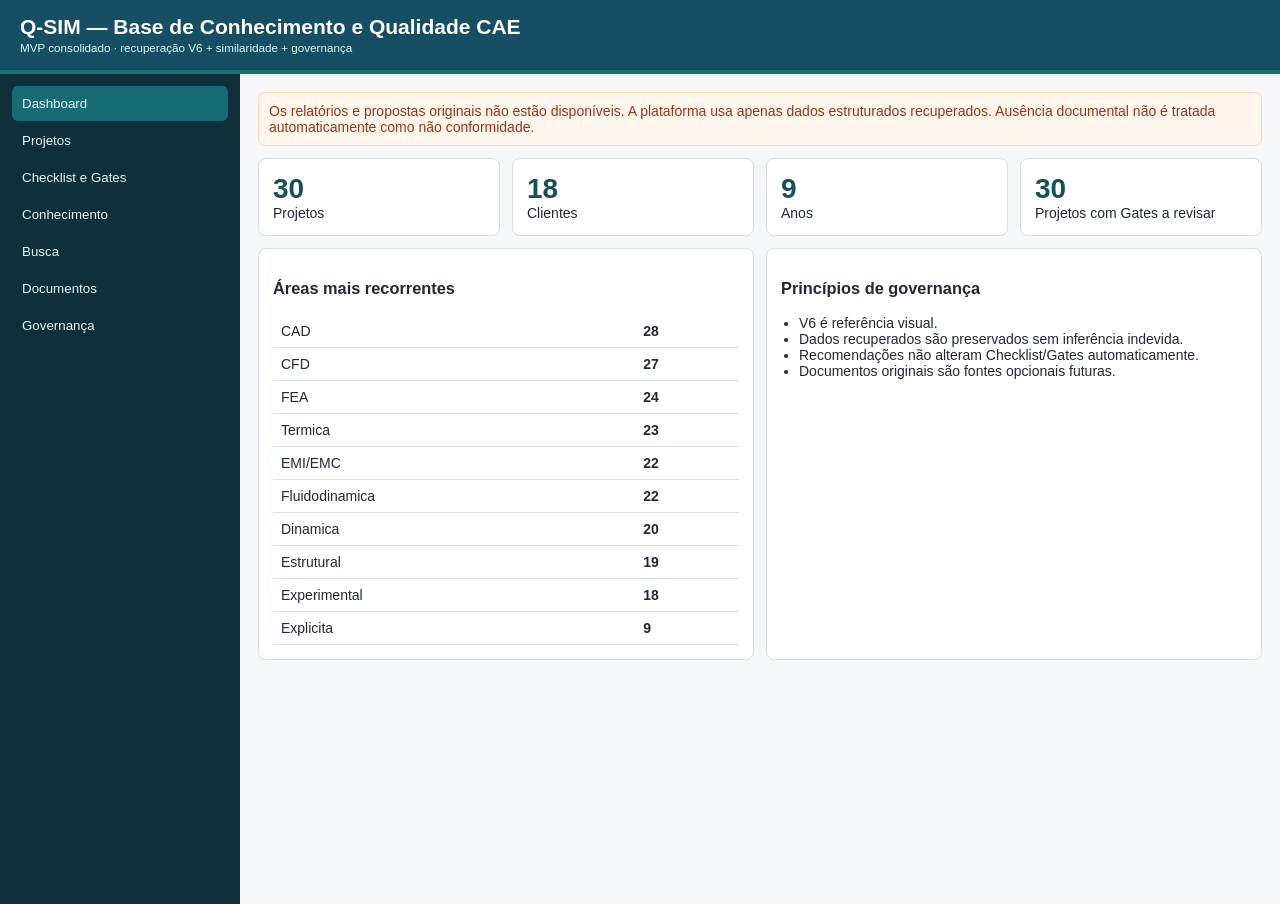
<file: app/final.html>
<!doctype html>
<html lang="pt-BR">
<head>
<meta charset="utf-8"><meta name="viewport" content="width=device-width,initial-scale=1">
<title>Q-SIM — Plataforma de Qualidade CAE</title>
<style>
:root{--bg:#f6f7f9;--panel:#fff;--ink:#1e293b;--muted:#64748b;--brand:#164e63;--accent:#0f766e;--warn:#b45309;--bad:#b91c1c;--line:#d8dee8;--soft:#eef2f7}
*{box-sizing:border-box}body{margin:0;font:14px Arial,Helvetica,sans-serif;background:var(--bg);color:var(--ink)}header{background:var(--brand);color:#fff;padding:15px 20px;border-bottom:4px solid var(--accent)}header h1{margin:0;font-size:21px}header small{color:#d9fbf6}.layout{display:grid;grid-template-columns:240px 1fr;min-height:calc(100vh - 70px)}aside{background:#0f2f3b;padding:12px}aside button{width:100%;border:0;background:transparent;color:#e6f6f4;text-align:left;padding:10px;border-radius:6px;cursor:pointer;margin-bottom:2px}aside button:hover,aside button.on{background:#176b73}main{padding:18px;min-width:0}section{display:none}section.on{display:block}.grid{display:grid;grid-template-columns:repeat(auto-fit,minmax(180px,1fr));gap:12px}.card{background:var(--panel);border:1px solid var(--line);border-radius:8px;padding:14px;margin-bottom:12px}.kpi b{display:block;font-size:28px;color:var(--brand)}.muted,.small{color:var(--muted)}.small{font-size:12px}.toolbar{display:flex;gap:8px;flex-wrap:wrap;align-items:center}.toolbar input,.toolbar select,button.action{padding:8px 10px;border:1px solid #cbd5e1;border-radius:6px;background:#fff}button.action{cursor:pointer}.badge{display:inline-block;padding:3px 8px;border-radius:999px;background:#e0f2f1;color:#115e59;font-size:11px;font-weight:bold;margin:1px}.warn{background:#fef3c7;color:#92400e}.bad{background:#fee2e2;color:#991b1b}.neutral{background:#e5e7eb;color:#374151}table{width:100%;border-collapse:collapse}th,td{padding:8px;border-bottom:1px solid var(--line);text-align:left;vertical-align:top}th{background:var(--soft)}.click{color:var(--accent);font-weight:bold;cursor:pointer}.notice{background:#fff7ed;border:1px solid #fed7aa;color:#9a3412;padding:10px;border-radius:7px;margin-bottom:12px}.score{font-size:20px;font-weight:bold;color:var(--brand)}.bar{height:8px;background:#e5e7eb;border-radius:999px;overflow:hidden}.bar i{display:block;height:100%;background:var(--accent)}.tabs{display:flex;gap:6px;flex-wrap:wrap;margin-bottom:10px}.tabs button{padding:7px 10px;border:1px solid var(--line);background:#fff;border-radius:6px;cursor:pointer}.tabs button.on{background:var(--accent);color:#fff}.list{margin:0;padding-left:18px}.split{display:grid;grid-template-columns:1fr 1fr;gap:12px}.empty{padding:20px;text-align:center;color:var(--muted)}@media(max-width:900px){.layout{grid-template-columns:1fr}aside{display:flex;overflow:auto}aside button{white-space:nowrap;width:auto}.split{grid-template-columns:1fr}}
</style>
</head>
<body>
<header><h1>Q-SIM — Base de Conhecimento e Qualidade CAE</h1><small>MVP consolidado · recuperação V6 + similaridade + governança</small></header>
<div class="layout"><aside>
<button class="on" data-s="dash">Dashboard</button><button data-s="projects">Projetos</button><button data-s="quality">Checklist e Gates</button><button data-s="knowledge">Conhecimento</button><button data-s="search">Busca</button><button data-s="documents">Documentos</button><button data-s="governance">Governança</button>
</aside><main>
<div class="notice">Os relatórios e propostas originais não estão disponíveis. A plataforma usa apenas dados estruturados recuperados. Ausência documental não é tratada automaticamente como não conformidade.</div>
<section id="dash" class="on"></section><section id="projects"></section><section id="quality"></section><section id="knowledge"></section><section id="search"></section><section id="documents"></section><section id="governance"></section>
</main></div>
<script>
const esc=s=>String(s??'').replace(/[&<>"']/g,m=>({'&':'&amp;','<':'&lt;','>':'&gt;','"':'&quot;',"'":'&#39;'}[m]));
const badge=s=>{let t=String(s||'');let c=/reprov|não conforme/i.test(t)?'bad':/pend|ressal|não ident|insuf/i.test(t)?'warn':/não aplic/i.test(t)?'neutral':'';return `<span class="badge ${c}">${esc(t||'—')}</span>`};
const low=s=>String(s||'').toLowerCase().normalize('NFD').replace(/[\u0300-\u036f]/g,'');
const tokens=s=>new Set(low(s).split(/[^a-z0-9]+/).filter(x=>x.length>2));
const jacc=(A,B)=>{if(!A.size&&!B.size)return null;let i=0;A.forEach(x=>B.has(x)&&i++);let u=new Set([...A,...B]).size;return u?i/u:null};
let D=[],cur=null;
async function loadData(){const r=await fetch('index.html',{cache:'no-store'});if(!r.ok)throw new Error('index.html não encontrado');const h=await r.text();const m=h.match(/const P="([A-Za-z0-9+/=]+)"/);if(!m)throw new Error('Base compactada não localizada');const bin=atob(m[1]),u=new Uint8Array(bin.length);for(let i=0;i<bin.length;i++)u[i]=bin.charCodeAt(i);if(!('DecompressionStream'in window))throw new Error('Navegador sem DecompressionStream');const st=new Blob([u]).stream().pipeThrough(new DecompressionStream('gzip'));return JSON.parse(await new Response(st).text())}
function nav(id){document.querySelectorAll('section').forEach(x=>x.classList.toggle('on',x.id===id));document.querySelectorAll('aside button').forEach(x=>x.classList.toggle('on',x.dataset.s===id))}
function similarity(a,b){const dims=[];const add=(n,w,v,d)=>{if(v!==null&&!Number.isNaN(v))dims.push({n,w,v,d})};const A=new Set((a.t||[]).map(low)),B=new Set((b.t||[]).map(low));add('Modalidade/áreas',40,jacc(A,B),'áreas/tipos compartilhados');const SA=new Set((a.w||[]).map(low)),SB=new Set((b.w||[]).map(low));add('Software',25,jacc(SA,SB),'softwares compartilhados');add('Título/objeto',20,jacc(tokens(a.i),tokens(b.i)),'similaridade lexical');add('Documentos',10,jacc(tokens((a.d||[]).join(' ')),tokens((b.d||[]).join(' '))),'termos em referências documentais');add('Cliente',5,a.c&&b.c?(low(a.c)===low(b.c)?1:0):null,'mesmo/diferente cliente');const den=dims.reduce((s,d)=>s+d.w,0),score=den?dims.reduce((s,d)=>s+d.w*d.v,0)/den:0;return{score,dims}}
const level=s=>{let p=Math.round(s*100);return p>=90?'Muito semelhante':p>=75?'Semelhante':p>=55?'Parcialmente semelhante':p>=35?'Baixa similaridade':'Pouco relevante'};
function gateSignals(p){return (p.g||[]).filter(g=>/pend|ressal|não|reprov/i.test(g[1]||''))}
function recurring(){const map=new Map();D.forEach(p=>(p.t||[]).forEach(x=>map.set(x,(map.get(x)||0)+1)));return [...map.entries()].sort((a,b)=>b[1]-a[1]).slice(0,10)}
function renderDash(){const clients=new Set(D.map(x=>x.c).filter(Boolean)),years=new Set(D.map(x=>x.a).filter(Boolean));const withIssues=D.filter(p=>gateSignals(p).length).length;dash.innerHTML=`<div class="grid"><div class="card kpi"><b>${D.length}</b><span>Projetos</span></div><div class="card kpi"><b>${clients.size}</b><span>Clientes</span></div><div class="card kpi"><b>${years.size}</b><span>Anos</span></div><div class="card kpi"><b>${withIssues}</b><span>Projetos com Gates a revisar</span></div></div><div class="split"><div class="card"><h3>Áreas mais recorrentes</h3><table>${recurring().map(x=>`<tr><td>${esc(x[0])}</td><td><b>${x[1]}</b></td></tr>`).join('')}</table></div><div class="card"><h3>Princípios de governança</h3><ul class="list"><li>V6 é referência visual.</li><li>Dados recuperados são preservados sem inferência indevida.</li><li>Recomendações não alteram Checklist/Gates automaticamente.</li><li>Documentos originais são fontes opcionais futuras.</li></ul></div></div>`}
function renderProjects(){projects.innerHTML=`<h2>Projetos</h2><div class="card toolbar"><input id="pq" placeholder="Buscar projeto, cliente, área ou software"><select id="py"><option value="">Todos os anos</option>${[...new Set(D.map(x=>x.a))].sort().map(y=>`<option>${esc(y)}</option>`).join('')}</select></div><div class="card"><table><thead><tr><th>Projeto</th><th>Cliente</th><th>Ano</th><th>Áreas</th><th>Software</th><th>Status</th></tr></thead><tbody id="pt"></tbody></table></div>`;const draw=()=>{let q=low(pq.value),y=py.value;let L=D.filter(p=>(!y||String(p.a)===y)&&low([p.i,p.c,...(p.t||[]),...(p.w||[])].join(' ')).includes(q));pt.innerHTML=L.map(p=>`<tr><td class="click" data-id="${esc(p.i)}">${esc(p.i)}</td><td>${esc(p.c)}</td><td>${esc(p.a)}</td><td>${(p.t||[]).map(badge).join(' ')}</td><td>${(p.w||[]).map(badge).join(' ')}</td><td>${badge(p.s)}</td></tr>`).join('')||'<tr><td colspan="6" class="empty">Nenhum projeto encontrado.</td></tr>';document.querySelectorAll('[data-id]').forEach(a=>a.onclick=()=>{cur=D.find(x=>x.i===a.dataset.id);renderQuality();renderKnowledge();renderDocuments();nav('quality')})};pq.oninput=draw;py.onchange=draw;draw()}
function renderQuality(){if(!cur){quality.innerHTML='<div class="card empty">Selecione um projeto em Projetos.</div>';return}const k=cur.k&&cur.k.length>1?`${cur.k[0]} de ${cur.k[1]} conformes`:'Não disponível';const sig=gateSignals(cur);quality.innerHTML=`<h2>${esc(cur.i)}</h2><div class="grid"><div class="card kpi"><b>${esc(k)}</b><span>Checklist recuperado</span></div><div class="card kpi"><b>${(cur.g||[]).length}</b><span>Gates registrados</span></div><div class="card kpi"><b>${sig.length}</b><span>Gates a revisar</span></div></div><div class="card"><h3>Gates históricos</h3><table><thead><tr><th>Gate</th><th>Status recuperado</th><th>Interpretação</th></tr></thead><tbody>${(cur.g||[]).map(g=>`<tr><td>${esc(g[0])}</td><td>${badge(g[1])}</td><td>${/pend/i.test(g[1]||'')?'Projeto histórico: tratar como evidência não confirmada, não como tarefa pendente atual.':'Preservar status recuperado até nova evidência.'}</td></tr>`).join('')}</tbody></table></div><div class="card"><p class="small">A plataforma não recalcula conformidade sem evidência documental nova. O status acima é histórico/recuperado.</p></div>`}
function renderKnowledge(){if(!cur){knowledge.innerHTML='<div class="card empty">Selecione um projeto em Projetos.</div>';return}const rows=D.filter(x=>x!==cur).map(x=>({x,...similarity(cur,x)})).sort((a,b)=>b.score-a.score).slice(0,5);knowledge.innerHTML=`<h2>Conhecimento — ${esc(cur.i)}</h2><div class="card"><h3>Top 5 projetos relacionados</h3><table><thead><tr><th>Projeto</th><th>Score</th><th>Classificação</th><th>Explicação</th></tr></thead><tbody>${rows.map(r=>`<tr><td>${esc(r.x.i)}<br><span class="small">${esc(r.x.c)} · ${esc(r.x.a)}</span></td><td><span class="score">${Math.round(r.score*100)}%</span><div class="bar"><i style="width:${Math.round(r.score*100)}%"></i></div></td><td>${badge(level(r.score))}</td><td>${r.dims.map(d=>`${esc(d.n)}: ${Math.round(d.v*100)}%`).join('<br>')}</td></tr>`).join('')}</tbody></table></div><div class="split"><div class="card"><h3>Referências reutilizáveis</h3><p><b>Áreas:</b> ${(cur.t||[]).map(badge).join(' ')||'—'}</p><p><b>Software:</b> ${(cur.w||[]).map(badge).join(' ')||'—'}</p><p class="small">Esses itens são referências históricas, não prescrições técnicas.</p></div><div class="card"><h3>Alertas de revisão</h3>${gateSignals(cur).length?`<ul class="list">${gateSignals(cur).map(g=>`<li>${esc(g[0])}: ${esc(g[1])}</li>`).join('')}</ul>`:'<p class="muted">Nenhum Gate sinalizado nos dados recuperados.</p>'}</div></div>`}
function renderSearch(){search.innerHTML=`<h2>Busca de conhecimento</h2><div class="card toolbar"><input id="sq" style="min-width:320px" placeholder="Ex.: CFD, CFX, malha, AQWA, modal..."><button class="action" id="sb">Buscar</button></div><div id="sr" class="card"></div>`;const go=()=>{let q=low(sq.value.trim());if(!q){sr.innerHTML='<div class="empty">Digite um termo.</div>';return}let rows=D.map(p=>{let text=low([p.i,p.c,...(p.t||[]),...(p.w||[]),...(p.d||[]),(p.g||[]).flat().join(' ')].join(' '));let hit=q.split(/\s+/).filter(Boolean).reduce((n,t)=>n+(text.includes(t)?1:0),0);return{p,hit}}).filter(x=>x.hit).sort((a,b)=>b.hit-a.hit);sr.innerHTML=rows.length?`<table><thead><tr><th>Projeto</th><th>Cliente</th><th>Áreas</th><th>Software</th><th>Correspondências</th></tr></thead><tbody>${rows.map(x=>`<tr><td class="click" data-sid="${esc(x.p.i)}">${esc(x.p.i)}</td><td>${esc(x.p.c)}</td><td>${(x.p.t||[]).map(badge).join(' ')}</td><td>${(x.p.w||[]).map(badge).join(' ')}</td><td>${x.hit}</td></tr>`).join('')}</tbody></table>`:'<div class="empty">Nenhum resultado.</div>';document.querySelectorAll('[data-sid]').forEach(a=>a.onclick=()=>{cur=D.find(x=>x.i===a.dataset.sid);renderQuality();renderKnowledge();renderDocuments();nav('knowledge')})};sb.onclick=go;sq.onkeydown=e=>e.key==='Enter'&&go();sr.innerHTML='<div class="empty">A busca usa somente campos estruturados recuperados.</div>'}
function renderDocuments(){if(!cur){documents.innerHTML='<div class="card empty">Selecione um projeto em Projetos.</div>';return}documents.innerHTML=`<h2>Documentos — ${esc(cur.i)}</h2><div class="card"><p class="small">Referências preservadas. Os arquivos originais não estão disponíveis.</p>${(cur.d||[]).length?`<ul class="list">${cur.d.map(x=>`<li>${esc(x)}</li>`).join('')}</ul>`:'<div class="empty">Nenhuma referência documental recuperada.</div>'}</div>`}
function renderGovernance(){governance.innerHTML=`<h2>Governança e encerramento</h2><div class="grid"><div class="card"><h3>Estado do MVP</h3><ul class="list"><li>Base histórica recuperada e autossuficiente.</li><li>Dashboard e navegação por projetos.</li><li>Checklist/Gates históricos preservados.</li><li>Motor de similaridade explicável.</li><li>Busca transversal por conhecimento.</li><li>Referências documentais preservadas.</li></ul></div><div class="card"><h3>Limitações conhecidas</h3><ul class="list"><li>Sem PDFs/propostas originais para reanálise profunda.</li><li>Sem validação automática de evidências novas.</li><li>Score de similaridade usa apenas campos recuperados.</li><li>Não há autenticação nem banco transacional nesta versão estática.</li></ul></div></div><div class="card"><h3>Regra de continuidade</h3><p>Novos documentos poderão ser incorporados futuramente como entrada opcional. Nenhuma evolução deve depender de caminhos locais antigos, e nenhuma recomendação deve substituir julgamento técnico do engenheiro.</p></div>`}
function renderAll(){cur=cur||D[0];renderDash();renderProjects();renderQuality();renderKnowledge();renderSearch();renderDocuments();renderGovernance()}
document.querySelectorAll('aside button').forEach(b=>b.onclick=()=>nav(b.dataset.s));loadData().then(d=>{D=d;renderAll()}).catch(err=>document.querySelector('main').innerHTML=`<div class="card">Falha ao carregar a base: ${esc(err.message)}</div>`);
</script>
</body></html>
</file>
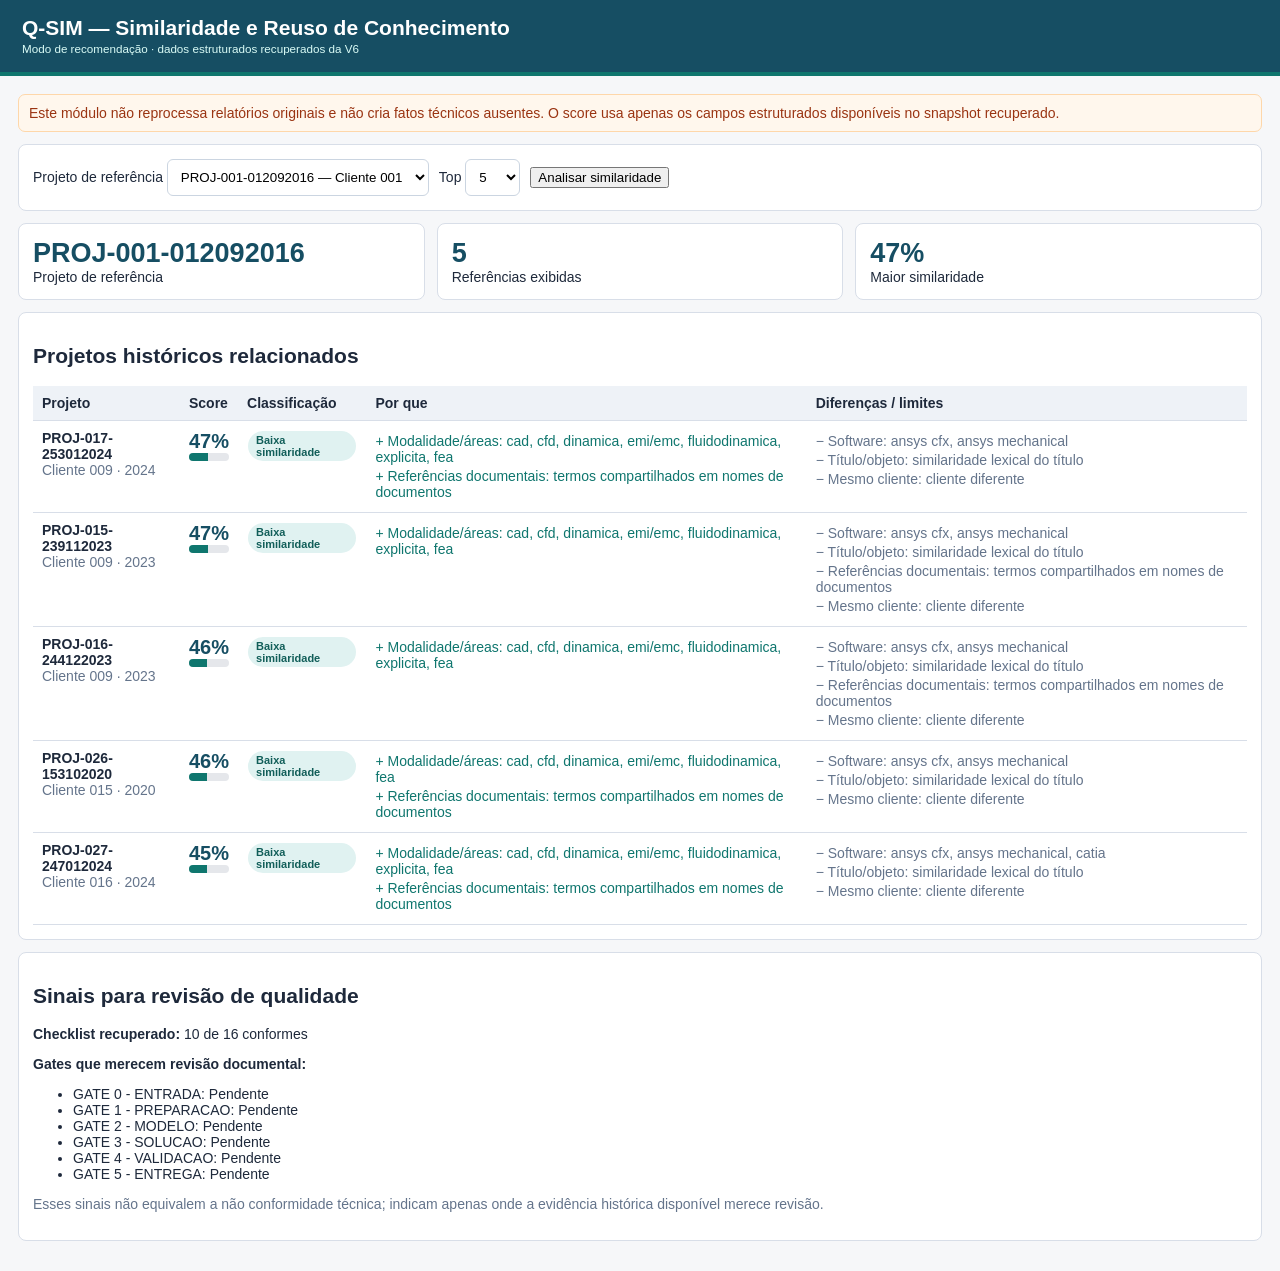
<file: app/knowledge.html>
<!doctype html>
<html lang="pt-BR">
<head>
<meta charset="utf-8">
<meta name="viewport" content="width=device-width,initial-scale=1">
<title>Q-SIM — Similaridade e Conhecimento</title>
<style>
:root{--bg:#f6f7f9;--panel:#fff;--ink:#1e293b;--muted:#64748b;--brand:#164e63;--accent:#0f766e;--line:#d8dee8;--soft:#eef2f7;--warn:#b45309}
*{box-sizing:border-box}body{margin:0;font:14px Arial,Helvetica,sans-serif;background:var(--bg);color:var(--ink)}header{background:var(--brand);color:#fff;padding:16px 22px;border-bottom:4px solid var(--accent)}header h1{margin:0;font-size:21px}header small{color:#d9fbf6}.wrap{max-width:1280px;margin:auto;padding:18px}.card{background:var(--panel);border:1px solid var(--line);border-radius:8px;padding:14px;margin-bottom:12px}.grid{display:grid;grid-template-columns:repeat(auto-fit,minmax(210px,1fr));gap:12px}.kpi b{display:block;font-size:27px;color:var(--brand)}select,input{padding:9px;border:1px solid #cbd5e1;border-radius:6px;background:#fff}.toolbar{display:flex;gap:10px;flex-wrap:wrap;align-items:center}.badge{display:inline-block;padding:3px 8px;border-radius:999px;background:#e0f2f1;color:#115e59;font-size:11px;font-weight:bold;margin:1px}.warn{background:#fef3c7;color:#92400e}.muted{color:var(--muted)}table{width:100%;border-collapse:collapse}th,td{padding:9px;border-bottom:1px solid var(--line);text-align:left;vertical-align:top}th{background:var(--soft)}.score{font-size:20px;font-weight:bold;color:var(--brand)}.reason{margin:3px 0}.notice{background:#fff7ed;border:1px solid #fed7aa;color:#9a3412;padding:10px;border-radius:7px;margin-bottom:12px}.good{color:#0f766e}.bad{color:#b91c1c}.bar{height:8px;background:#e5e7eb;border-radius:999px;overflow:hidden}.bar i{display:block;height:100%;background:var(--accent)}
</style>
</head>
<body>
<header><h1>Q-SIM — Similaridade e Reuso de Conhecimento</h1><small>Modo de recomendação · dados estruturados recuperados da V6</small></header>
<div class="wrap">
<div class="notice">Este módulo não reprocessa relatórios originais e não cria fatos técnicos ausentes. O score usa apenas os campos estruturados disponíveis no snapshot recuperado.</div>
<div class="card toolbar"><label>Projeto de referência <select id="project"></select></label><label>Top <select id="top"><option>5</option><option>10</option></select></label><button id="run">Analisar similaridade</button><span id="status" class="muted"></span></div>
<div id="summary" class="grid"></div>
<div class="card"><h2>Projetos históricos relacionados</h2><div id="results"></div></div>
<div class="card"><h2>Sinais para revisão de qualidade</h2><div id="signals"></div></div>
</div>
<script>
const esc=s=>String(s??'').replace(/[&<>"']/g,m=>({'&':'&amp;','<':'&lt;','>':'&gt;','"':'&quot;',"'":'&#39;'}[m]));
const set=a=>new Set((a||[]).map(x=>String(x).toLowerCase().trim()).filter(Boolean));
const tok=s=>set(String(s||'').toLowerCase().normalize('NFD').replace(/[\u0300-\u036f]/g,'').split(/[^a-z0-9]+/).filter(x=>x.length>2));
const jac=(A,B)=>{if(!A.size&&!B.size)return null;let i=0;A.forEach(x=>B.has(x)&&i++);let u=new Set([...A,...B]).size;return u?i/u:null};
const pct=x=>Math.round(x*100);
function similarity(a,b){
  const dims=[];
  const push=(name,w,v,why)=>{if(v!==null&&!Number.isNaN(v))dims.push({name,w,v,why})};
  const tags=jac(set(a.t),set(b.t));push('Modalidade/áreas',40,tags,tags!==null?`${[...set(a.t)].filter(x=>set(b.t).has(x)).join(', ')||'sem interseção'}`:'indisponível');
  const sw=jac(set(a.w),set(b.w));push('Software',25,sw,sw!==null?`${[...set(a.w)].filter(x=>set(b.w).has(x)).join(', ')||'sem interseção'}`:'indisponível');
  const title=jac(tok(a.i),tok(b.i));push('Título/objeto',20,title,title!==null?'similaridade lexical do título':'indisponível');
  const docs=jac(tok((a.d||[]).join(' ')),tok((b.d||[]).join(' ')));push('Referências documentais',10,docs,docs!==null?'termos compartilhados em nomes de documentos':'indisponível');
  push('Mesmo cliente',5,a.c&&b.c?(a.c.toLowerCase()===b.c.toLowerCase()?1:0):null,a.c===b.c?'mesmo cliente':'cliente diferente');
  const den=dims.reduce((s,d)=>s+d.w,0),score=den?dims.reduce((s,d)=>s+d.w*d.v,0)/den:0;
  return {score,dims};
}
async function loadData(){
  const r=await fetch('index.html',{cache:'no-store'});if(!r.ok)throw new Error('Não foi possível carregar app/index.html');
  const html=await r.text();const m=html.match(/const P="([A-Za-z0-9+/=]+)"/);if(!m)throw new Error('Base compactada P não localizada no snapshot atual.');
  const bin=atob(m[1]);const u=new Uint8Array(bin.length);for(let i=0;i<bin.length;i++)u[i]=bin.charCodeAt(i);
  if(!('DecompressionStream' in window))throw new Error('Navegador sem suporte a gzip/DecompressionStream.');
  const st=new Blob([u]).stream().pipeThrough(new DecompressionStream('gzip'));return JSON.parse(await new Response(st).text());
}
let D=[];
function level(s){let p=pct(s);return p>=90?'Muito semelhante':p>=75?'Semelhante':p>=55?'Parcialmente semelhante':p>=35?'Baixa similaridade':'Pouco relevante'}
function render(){
 const ref=D.find(x=>x.i===project.value)||D[0];const n=Number(top.value)||5;
 const rows=D.filter(x=>x!==ref).map(x=>({x,...similarity(ref,x)})).sort((a,b)=>b.score-a.score).slice(0,n);
 summary.innerHTML=`<div class="card kpi"><b>${esc(ref.i)}</b><span>Projeto de referência</span></div><div class="card kpi"><b>${rows.length}</b><span>Referências exibidas</span></div><div class="card kpi"><b>${rows.length?pct(rows[0].score)+'%':'—'}</b><span>Maior similaridade</span></div>`;
 results.innerHTML=`<table><thead><tr><th>Projeto</th><th>Score</th><th>Classificação</th><th>Por que</th><th>Diferenças / limites</th></tr></thead><tbody>${rows.map(r=>{
  const good=r.dims.filter(d=>d.v>=.5).map(d=>`<div class="reason good">+ ${esc(d.name)}: ${esc(d.why)}</div>`).join('')||'<span class="muted">Nenhum critério forte disponível.</span>';
  const low=r.dims.filter(d=>d.v<.5).map(d=>`<div class="reason muted">− ${esc(d.name)}: ${esc(d.why)}</div>`).join('');
  return `<tr><td><b>${esc(r.x.i)}</b><br><span class="muted">${esc(r.x.c)} · ${esc(r.x.a)}</span></td><td><span class="score">${pct(r.score)}%</span><div class="bar"><i style="width:${pct(r.score)}%"></i></div></td><td><span class="badge">${level(r.score)}</span></td><td>${good}</td><td>${low}</td></tr>`}).join('')}</tbody></table>`;
 const gateSignals=(ref.g||[]).filter(g=>/pend|ressal|não|reprov/i.test(g[1]||''));const checklist=(ref.k&&ref.k.length>1)?`${ref.k[0]} de ${ref.k[1]} conformes`:'não disponível';
 signals.innerHTML=`<p><b>Checklist recuperado:</b> ${esc(checklist)}</p>${gateSignals.length?`<p><b>Gates que merecem revisão documental:</b></p><ul>${gateSignals.map(g=>`<li>${esc(g[0])}: ${esc(g[1])}</li>`).join('')}</ul>`:'<p class="muted">Nenhum sinal de Gate pendente/ressalva foi identificado nos campos recuperados.</p>'}<p class="muted">Esses sinais não equivalem a não conformidade técnica; indicam apenas onde a evidência histórica disponível merece revisão.</p>`;
}
loadData().then(d=>{D=d;project.innerHTML=D.map(x=>`<option value="${esc(x.i)}">${esc(x.i)} — ${esc(x.c)}</option>`).join('');status.textContent=`${D.length} projetos carregados`;render()}).catch(e=>status.textContent='Erro: '+e.message);
run.onclick=render;project.onchange=render;top.onchange=render;
</script>
</body></html>
</file>
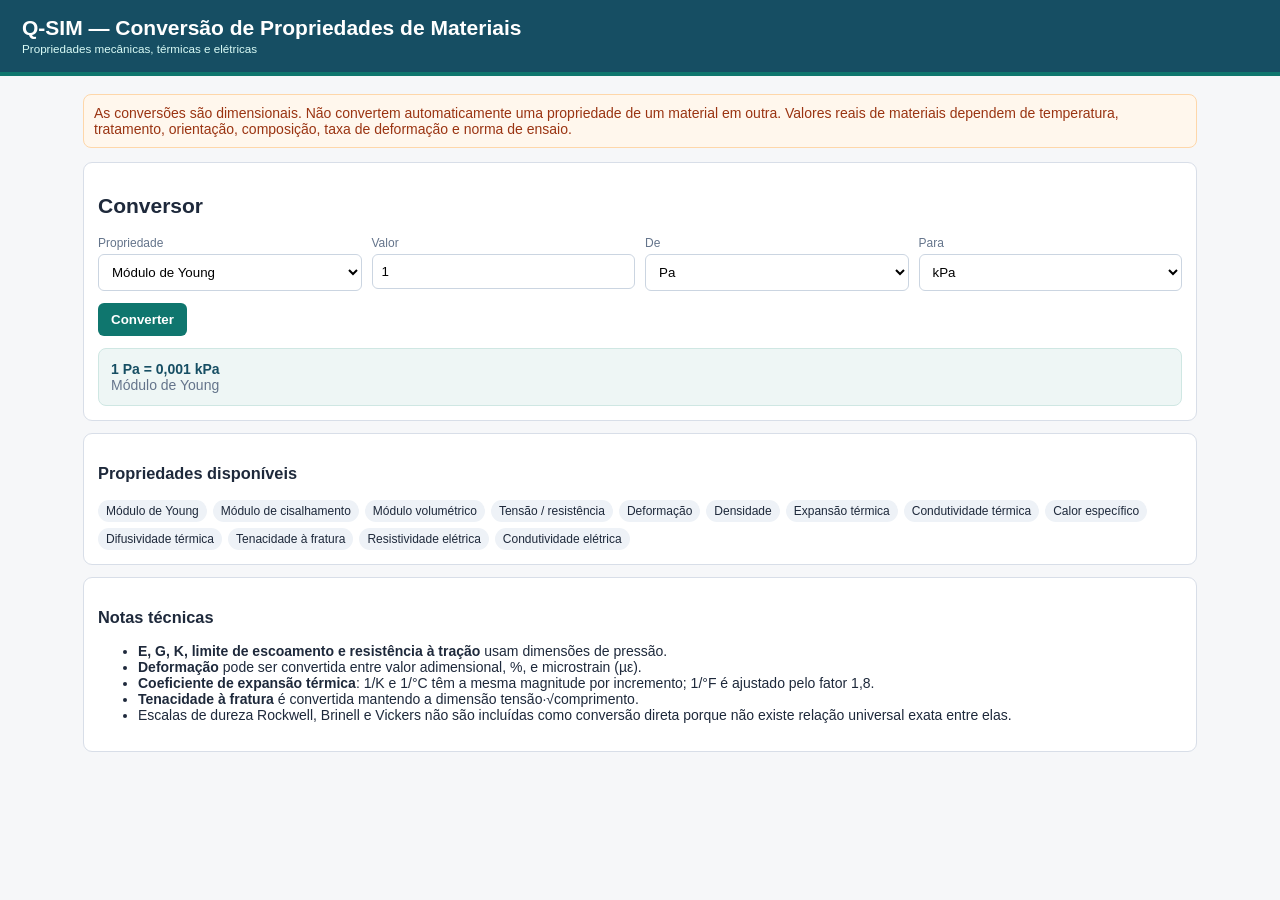
<file: app/materials.html>
<!doctype html>
<html lang="pt-BR">
<head>
<meta charset="utf-8"><meta name="viewport" content="width=device-width,initial-scale=1,viewport-fit=cover">
<title>Q-SIM — Propriedades de Materiais</title>
<style>
:root{--bg:#f6f7f9;--panel:#fff;--ink:#1e293b;--muted:#64748b;--brand:#164e63;--accent:#0f766e;--line:#d8dee8;--soft:#eef2f7;--warn:#b45309}
*{box-sizing:border-box}body{margin:0;font:14px Arial,Helvetica,sans-serif;background:var(--bg);color:var(--ink)}header{background:var(--brand);color:#fff;padding:16px 22px;border-bottom:4px solid var(--accent)}header h1{margin:0;font-size:21px}header small{color:#d9fbf6}.wrap{max-width:1150px;margin:auto;padding:18px}.card{background:#fff;border:1px solid var(--line);border-radius:9px;padding:14px;margin-bottom:12px}.grid{display:grid;grid-template-columns:repeat(auto-fit,minmax(210px,1fr));gap:10px}.field label{display:block;font-size:12px;color:var(--muted);margin-bottom:4px}.field input,.field select{width:100%;padding:9px;border:1px solid #cbd5e1;border-radius:6px;background:#fff}.actions{margin-top:12px;display:flex;gap:8px;flex-wrap:wrap}.calc{padding:9px 13px;border:0;border-radius:6px;background:var(--accent);color:#fff;font-weight:bold;cursor:pointer}.result{margin-top:12px;padding:12px;background:#eef6f5;border:1px solid #cfe7e3;border-radius:8px}.result b{color:var(--brand)}.muted{color:var(--muted)}.notice{background:#fff7ed;border:1px solid #fed7aa;color:#9a3412;padding:10px;border-radius:8px;margin-bottom:14px}.chips{display:flex;gap:6px;flex-wrap:wrap;margin-top:8px}.chip{background:var(--soft);border-radius:999px;padding:4px 8px;font-size:12px}.formula{font-family:ui-monospace,SFMono-Regular,Menlo,monospace;background:var(--soft);padding:8px;border-radius:6px;margin-top:10px;overflow:auto}@media(max-width:650px){header{padding:13px 14px}header h1{font-size:19px}.wrap{padding:12px}.grid{grid-template-columns:1fr}}
</style>
</head>
<body>
<header><h1>Q-SIM — Conversão de Propriedades de Materiais</h1><small>Propriedades mecânicas, térmicas e elétricas</small></header>
<div class="wrap">
<div class="notice">As conversões são dimensionais. Não convertem automaticamente uma propriedade de um material em outra. Valores reais de materiais dependem de temperatura, tratamento, orientação, composição, taxa de deformação e norma de ensaio.</div>
<div class="card">
<h2>Conversor</h2>
<div class="grid">
<div class="field"><label>Propriedade</label><select id="kind" onchange="fillUnits()"></select></div>
<div class="field"><label>Valor</label><input id="value" type="number" step="any" value="1"></div>
<div class="field"><label>De</label><select id="from"></select></div>
<div class="field"><label>Para</label><select id="to"></select></div>
</div>
<div class="actions"><button class="calc" onclick="convert()">Converter</button></div>
<div id="out" class="result"></div>
</div>
<div class="card">
<h3>Propriedades disponíveis</h3>
<div class="chips">
<span class="chip">Módulo de Young</span><span class="chip">Módulo de cisalhamento</span><span class="chip">Módulo volumétrico</span><span class="chip">Tensão / resistência</span><span class="chip">Deformação</span><span class="chip">Densidade</span><span class="chip">Expansão térmica</span><span class="chip">Condutividade térmica</span><span class="chip">Calor específico</span><span class="chip">Difusividade térmica</span><span class="chip">Tenacidade à fratura</span><span class="chip">Resistividade elétrica</span><span class="chip">Condutividade elétrica</span>
</div>
</div>
<div class="card">
<h3>Notas técnicas</h3>
<ul>
<li><b>E, G, K, limite de escoamento e resistência à tração</b> usam dimensões de pressão.</li>
<li><b>Deformação</b> pode ser convertida entre valor adimensional, %, e microstrain (µε).</li>
<li><b>Coeficiente de expansão térmica</b>: 1/K e 1/°C têm a mesma magnitude por incremento; 1/°F é ajustado pelo fator 1,8.</li>
<li><b>Tenacidade à fratura</b> é convertida mantendo a dimensão tensão·√comprimento.</li>
<li>Escalas de dureza Rockwell, Brinell e Vickers não são incluídas como conversão direta porque não existe relação universal exata entre elas.</li>
</ul>
</div>
</div>
<script>
const DATA={
 young:{label:'Módulo de Young',units:{Pa:1,kPa:1e3,MPa:1e6,GPa:1e9,psi:6894.757293,ksi:6.894757293e6}},
 shear:{label:'Módulo de cisalhamento',units:{Pa:1,kPa:1e3,MPa:1e6,GPa:1e9,psi:6894.757293,ksi:6.894757293e6}},
 bulk:{label:'Módulo volumétrico',units:{Pa:1,kPa:1e3,MPa:1e6,GPa:1e9,psi:6894.757293,ksi:6.894757293e6}},
 stress:{label:'Tensão / resistência mecânica',units:{Pa:1,kPa:1e3,MPa:1e6,GPa:1e9,psi:6894.757293,ksi:6.894757293e6}},
 strain:{label:'Deformação',units:{'adimensional':1,'%':.01,'µε':1e-6,'mε':1e-3}},
 density:{label:'Densidade',units:{'kg/m³':1,'g/cm³':1000,'kg/L':1000,'lb/ft³':16.01846337396,'lb/in³':27679.9047102}},
 cte:{label:'Coeficiente de expansão térmica',units:{'1/K':1,'1/°C':1,'1/°F':1.8,'µm/m·K':1e-6,'µm/m·°C':1e-6,'µin/in·°F':1.8e-6}},
 conductivity:{label:'Condutividade térmica',units:{'W/m·K':1,'W/cm·K':100,'mW/m·K':.001,'BTU/(h·ft·°F)':1.730734666}},
 cp:{label:'Calor específico',units:{'J/kg·K':1,'kJ/kg·K':1000,'J/g·K':1000,'cal/g·°C':4184,'BTU/lb·°F':4186.8}},
 diffusivity:{label:'Difusividade térmica',units:{'m²/s':1,'mm²/s':1e-6,'cm²/s':1e-4,'ft²/h':2.58064e-5}},
 toughness:{label:'Tenacidade à fratura',units:{'Pa√m':1,'MPa√m':1e6,'ksi√in':1.098843e6}},
 resistivity:{label:'Resistividade elétrica',units:{'Ω·m':1,'Ω·cm':.01,'µΩ·cm':1e-8,'nΩ·m':1e-9}},
 econductivity:{label:'Condutividade elétrica',units:{'S/m':1,'kS/m':1e3,'MS/m':1e6,'S/cm':100}}
};
const kind=document.getElementById('kind'),from=document.getElementById('from'),to=document.getElementById('to'),value=document.getElementById('value'),out=document.getElementById('out');
const fmt=x=>Number.isFinite(x)?Number(x).toLocaleString('pt-BR',{maximumSignificantDigits:9}):'—';
Object.entries(DATA).forEach(([k,v])=>kind.insertAdjacentHTML('beforeend',`<option value="${k}">${v.label}</option>`));
function fillUnits(){const u=Object.keys(DATA[kind.value].units);from.innerHTML=u.map(x=>`<option>${x}</option>`).join('');to.innerHTML=u.map(x=>`<option>${x}</option>`).join('');to.selectedIndex=Math.min(1,u.length-1);convert()}
function convert(){const d=DATA[kind.value],v=Number(value.value),a=from.value,b=to.value;base=v*d.units[a];const r=base/d.units[b];out.innerHTML=`<b>${fmt(v)} ${a} = ${fmt(r)} ${b}</b><br><span class="muted">${d.label}</span>`}
fillUnits();
</script>
</body></html>
</file>
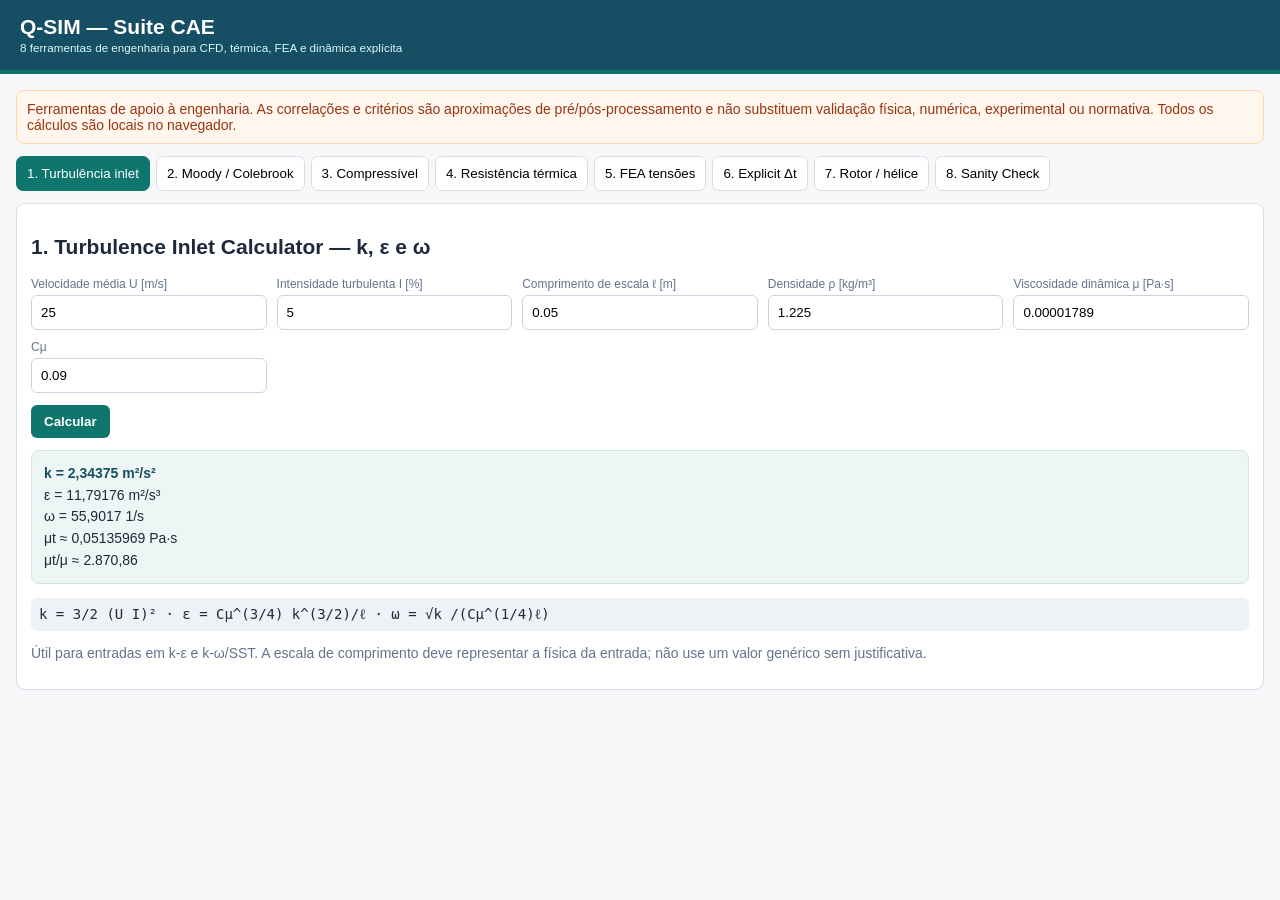
<file: app/suite-cae.html>
<!doctype html>
<html lang="pt-BR">
<head>
<meta charset="utf-8"><meta name="viewport" content="width=device-width,initial-scale=1,viewport-fit=cover">
<title>Q-SIM — Suite CAE</title>
<style>
:root{--bg:#f6f7f9;--panel:#fff;--ink:#1e293b;--muted:#64748b;--brand:#164e63;--accent:#0f766e;--line:#d8dee8;--soft:#eef2f7;--warn:#b45309;--bad:#b91c1c;--ok:#166534}
*{box-sizing:border-box}body{margin:0;font:14px Arial,Helvetica,sans-serif;background:var(--bg);color:var(--ink)}header{background:var(--brand);color:#fff;padding:15px 20px;border-bottom:4px solid var(--accent)}header h1{margin:0;font-size:21px}header small{color:#d9fbf6}.wrap{max-width:1400px;margin:auto;padding:16px}.notice{background:#fff7ed;border:1px solid #fed7aa;color:#9a3412;padding:10px;border-radius:8px;margin-bottom:12px}.tabs{display:flex;gap:6px;flex-wrap:wrap;margin-bottom:12px}.tabs button{padding:9px 10px;border:1px solid var(--line);background:#fff;border-radius:7px;cursor:pointer}.tabs button.on{background:var(--accent);border-color:var(--accent);color:#fff}.tool{display:none}.tool.on{display:block}.card{background:#fff;border:1px solid var(--line);border-radius:9px;padding:14px;margin-bottom:12px}.grid{display:grid;grid-template-columns:repeat(auto-fit,minmax(205px,1fr));gap:10px}.field label{display:block;font-size:12px;color:var(--muted);margin-bottom:4px}.field input,.field select,.field textarea{width:100%;padding:9px;border:1px solid #cbd5e1;border-radius:6px;background:#fff}.field textarea{min-height:78px;resize:vertical}.actions{margin-top:12px;display:flex;gap:8px;flex-wrap:wrap}button.calc{padding:9px 13px;border:0;border-radius:6px;background:var(--accent);color:#fff;font-weight:bold;cursor:pointer}.result{margin-top:12px;padding:12px;background:#eef6f5;border:1px solid #cfe7e3;border-radius:8px;line-height:1.55}.result b{color:var(--brand)}.formula{font-family:ui-monospace,SFMono-Regular,Menlo,monospace;background:var(--soft);padding:8px;border-radius:6px;overflow:auto}.muted{color:var(--muted)}.warn{color:var(--warn);font-weight:bold}.bad{color:var(--bad);font-weight:bold}.ok{color:var(--ok);font-weight:bold}.tag{display:inline-block;padding:3px 7px;border-radius:999px;background:#e0f2f1;color:#115e59;font-size:11px;font-weight:bold;margin:2px}.status{display:inline-block;padding:3px 8px;border-radius:999px;font-size:11px;font-weight:bold}.status.ok{background:#dcfce7;color:#166534}.status.warn{background:#fef3c7;color:#92400e}.status.bad{background:#fee2e2;color:#991b1b}table{width:100%;border-collapse:collapse}th,td{padding:8px;border-bottom:1px solid var(--line);text-align:left;vertical-align:top}th{background:var(--soft)}@media(max-width:720px){.wrap{padding:10px}.tabs{display:grid;grid-template-columns:repeat(2,1fr)}.tabs button{font-size:12px}.grid{grid-template-columns:1fr}}
</style>
</head>
<body>
<header><h1>Q-SIM — Suite CAE</h1><small>8 ferramentas de engenharia para CFD, térmica, FEA e dinâmica explícita</small></header>
<div class="wrap">
<div class="notice">Ferramentas de apoio à engenharia. As correlações e critérios são aproximações de pré/pós-processamento e não substituem validação física, numérica, experimental ou normativa. Todos os cálculos são locais no navegador.</div>
<div class="tabs">
<button class="on" data-t="turb">1. Turbulência inlet</button><button data-t="moody">2. Moody / Colebrook</button><button data-t="comp">3. Compressível</button><button data-t="therm">4. Resistência térmica</button><button data-t="fea">5. FEA tensões</button><button data-t="explicit">6. Explicit Δt</button><button data-t="rotor">7. Rotor / hélice</button><button data-t="sanity">8. Sanity Check</button>
</div>

<section id="turb" class="tool on"><div class="card"><h2>1. Turbulence Inlet Calculator — k, ε e ω</h2><div class="grid">
<div class="field"><label>Velocidade média U [m/s]</label><input id="tb_u" type="number" step="any" value="25"></div>
<div class="field"><label>Intensidade turbulenta I [%]</label><input id="tb_i" type="number" step="any" value="5"></div>
<div class="field"><label>Comprimento de escala ℓ [m]</label><input id="tb_l" type="number" step="any" value="0.05"></div>
<div class="field"><label>Densidade ρ [kg/m³]</label><input id="tb_rho" type="number" step="any" value="1.225"></div>
<div class="field"><label>Viscosidade dinâmica μ [Pa·s]</label><input id="tb_mu" type="number" step="any" value="0.00001789"></div>
<div class="field"><label>Cμ</label><input id="tb_cmu" type="number" step="any" value="0.09"></div>
</div><div class="actions"><button class="calc" onclick="calcTurb()">Calcular</button></div><div id="tb_out" class="result"></div>
<p class="formula">k = 3/2 (U I)² · ε = Cμ^(3/4) k^(3/2)/ℓ · ω = √k /(Cμ^(1/4)ℓ)</p><p class="muted">Útil para entradas em k-ε e k-ω/SST. A escala de comprimento deve representar a física da entrada; não use um valor genérico sem justificativa.</p></div></section>

<section id="moody" class="tool"><div class="card"><h2>2. Moody / Colebrook / perda de carga</h2><div class="grid">
<div class="field"><label>ρ [kg/m³]</label><input id="md_rho" type="number" step="any" value="998"></div>
<div class="field"><label>μ [Pa·s]</label><input id="md_mu" type="number" step="any" value="0.001002"></div>
<div class="field"><label>Velocidade V [m/s]</label><input id="md_v" type="number" step="any" value="2"></div>
<div class="field"><label>Diâmetro hidráulico D [m]</label><input id="md_d" type="number" step="any" value="0.05"></div>
<div class="field"><label>Comprimento L [m]</label><input id="md_l" type="number" step="any" value="20"></div>
<div class="field"><label>Rugosidade ε [m]</label><input id="md_e" type="number" step="any" value="0.000045"></div>
<div class="field"><label>ΣK — perdas localizadas</label><input id="md_k" type="number" step="any" value="2"></div>
</div><div class="actions"><button class="calc" onclick="calcMoody()">Calcular</button></div><div id="md_out" class="result"></div>
<p class="formula">Re = ρVD/μ · 1/√f = -2 log10[ε/(3,7D)+2,51/(Re√f)] · Δp = (fL/D+ΣK)ρV²/2</p><p class="muted">Para Re &lt; 2300 usa-se f=64/Re. Em regime turbulento, o fator de Darcy é obtido iterativamente por Colebrook-White e comparado com Haaland.</p></div></section>

<section id="comp" class="tool"><div class="card"><h2>3. Escoamento compressível — propriedades totais e choque normal</h2><div class="grid">
<div class="field"><label>γ</label><input id="cp_g" type="number" step="any" value="1.4"></div>
<div class="field"><label>R [J/kg·K]</label><input id="cp_r" type="number" step="any" value="287.05"></div>
<div class="field"><label>T estática [K]</label><input id="cp_t" type="number" step="any" value="288.15"></div>
<div class="field"><label>P estática [Pa]</label><input id="cp_p" type="number" step="any" value="101325"></div>
<div class="field"><label>Velocidade V [m/s]</label><input id="cp_v" type="number" step="any" value="250"></div>
</div><div class="actions"><button class="calc" onclick="calcCompressible()">Calcular</button></div><div id="cp_out" class="result"></div>
<p class="formula">a=√(γRT) · M=V/a · T₀/T=1+(γ-1)M²/2 · P₀/P=(T₀/T)^(γ/(γ-1))</p><p class="formula">Choque normal: M₂²=[1+(γ-1)M₁²/2]/[γM₁²-(γ-1)/2]</p><p class="muted">Relações de gás perfeito, calor específico constante e escoamento isentrópico fora do choque. O bloco de choque só é aplicável para M₁ &gt; 1.</p></div></section>

<section id="therm" class="tool"><div class="card"><h2>4. Resistência térmica + Biot + Fourier</h2><div class="grid">
<div class="field"><label>Área A [m²]</label><input id="th_a" type="number" step="any" value="1"></div>
<div class="field"><label>T quente [°C]</label><input id="th_t1" type="number" step="any" value="100"></div>
<div class="field"><label>T fria [°C]</label><input id="th_t2" type="number" step="any" value="25"></div>
<div class="field"><label>h interno [W/m²·K]</label><input id="th_hi" type="number" step="any" value="50"></div>
<div class="field"><label>h externo [W/m²·K]</label><input id="th_ho" type="number" step="any" value="15"></div>
<div class="field"><label>Camada 1: L [m]</label><input id="th_l1" type="number" step="any" value="0.01"></div><div class="field"><label>Camada 1: k [W/m·K]</label><input id="th_k1" type="number" step="any" value="16"></div>
<div class="field"><label>Camada 2: L [m]</label><input id="th_l2" type="number" step="any" value="0"></div><div class="field"><label>Camada 2: k [W/m·K]</label><input id="th_k2" type="number" step="any" value="1"></div>
<div class="field"><label>Camada 3: L [m]</label><input id="th_l3" type="number" step="any" value="0"></div><div class="field"><label>Camada 3: k [W/m·K]</label><input id="th_k3" type="number" step="any" value="1"></div>
<div class="field"><label>Comprimento característico Lc [m]</label><input id="th_lc" type="number" step="any" value="0.005"></div>
<div class="field"><label>k sólido p/ Bi [W/m·K]</label><input id="th_ks" type="number" step="any" value="16"></div>
<div class="field"><label>Difusividade α [m²/s]</label><input id="th_alpha" type="number" step="any" value="0.000004"></div>
<div class="field"><label>Tempo t [s]</label><input id="th_time" type="number" step="any" value="600"></div>
</div><div class="actions"><button class="calc" onclick="calcThermalR()">Calcular</button></div><div id="th_out" class="result"></div>
<p class="formula">Rconv=1/(hA) · Rcond=L/(kA) · Q=ΔT/Rtotal · Bi=hLc/ks · Fo=αt/Lc²</p><p class="muted">Bi &lt; 0,1 costuma sustentar a hipótese de temperatura interna aproximadamente uniforme no método lumped. Verifique geometria e definição de Lc.</p></div></section>

<section id="fea" class="tool"><div class="card"><h2>5. FEA — von Mises, tensões principais e fator de segurança</h2><div class="grid">
<div class="field"><label>σx [MPa]</label><input id="fe_sx" type="number" step="any" value="120"></div><div class="field"><label>σy [MPa]</label><input id="fe_sy" type="number" step="any" value="40"></div><div class="field"><label>σz [MPa]</label><input id="fe_sz" type="number" step="any" value="0"></div>
<div class="field"><label>τxy [MPa]</label><input id="fe_txy" type="number" step="any" value="25"></div><div class="field"><label>τyz [MPa]</label><input id="fe_tyz" type="number" step="any" value="0"></div><div class="field"><label>τzx [MPa]</label><input id="fe_tzx" type="number" step="any" value="0"></div>
<div class="field"><label>Limite de escoamento Sy [MPa]</label><input id="fe_y" type="number" step="any" value="250"></div>
</div><div class="actions"><button class="calc" onclick="calcFEA()">Calcular</button></div><div id="fe_out" class="result"></div>
<p class="formula">σvm = √{[(σx-σy)²+(σy-σz)²+(σz-σx)²+6(τxy²+τyz²+τzx²)]/2}</p><p class="muted">Fator de segurança mostrado como Sy/σvm para material dúctil sob critério de von Mises. Não substitui critérios específicos de fadiga, fratura, compósitos ou materiais frágeis.</p></div></section>

<section id="explicit" class="tool"><div class="card"><h2>6. Explicit Dynamics — stable time step</h2><div class="grid">
<div class="field"><label>Módulo E [Pa]</label><input id="ex_e" type="number" step="any" value="210000000000"></div>
<div class="field"><label>Poisson ν</label><input id="ex_nu" type="number" step="any" value="0.3"></div>
<div class="field"><label>Densidade ρ [kg/m³]</label><input id="ex_rho" type="number" step="any" value="7850"></div>
<div class="field"><label>Menor dimensão do elemento Lmin [m]</label><input id="ex_l" type="number" step="any" value="0.001"></div>
<div class="field"><label>Fator de segurança Δt</label><input id="ex_sf" type="number" step="any" value="0.9"></div>
<div class="field"><label>Δt alvo para mass scaling [s]</label><input id="ex_target" type="number" step="any" value="0.0000002"></div>
</div><div class="actions"><button class="calc" onclick="calcExplicit()">Calcular</button></div><div id="ex_out" class="result"></div>
<p class="formula">G=E/[2(1+ν)] · K=E/[3(1-2ν)] · cd=√[(K+4G/3)/ρ] · Δtest≈SF·Lmin/cd</p><p class="muted">Estimativa de ordem de grandeza. O timestep real de um solver explícito depende de formulação do elemento, distorção, contatos, material e controles numéricos.</p></div></section>

<section id="rotor" class="tool"><div class="card"><h2>7. Rotor / hélice / ventilador</h2><div class="grid">
<div class="field"><label>Rotação [rpm]</label><input id="ro_rpm" type="number" step="any" value="3000"></div>
<div class="field"><label>Diâmetro D [m]</label><input id="ro_d" type="number" step="any" value="0.5"></div>
<div class="field"><label>Velocidade de avanço V [m/s]</label><input id="ro_v" type="number" step="any" value="20"></div>
<div class="field"><label>Densidade ρ [kg/m³]</label><input id="ro_rho" type="number" step="any" value="1.225"></div>
<div class="field"><label>Velocidade do som a [m/s]</label><input id="ro_a" type="number" step="any" value="343"></div>
<div class="field"><label>Nº de pás Z</label><input id="ro_z" type="number" step="1" value="3"></div>
<div class="field"><label>Empuxo T [N]</label><input id="ro_t" type="number" step="any" value="100"></div>
<div class="field"><label>Torque Q [N·m]</label><input id="ro_q" type="number" step="any" value="10"></div>
<div class="field"><label>Potência P [W] (0 = usar torque)</label><input id="ro_p" type="number" step="any" value="0"></div>
</div><div class="actions"><button class="calc" onclick="calcRotor()">Calcular</button></div><div id="ro_out" class="result"></div>
<p class="formula">n=rpm/60 · J=V/(nD) · CT=T/(ρn²D⁴) · CQ=Q/(ρn²D⁵) · CP=P/(ρn³D⁵) · η=JCT/CP</p></div></section>

<section id="sanity" class="tool"><div class="card"><h2>8. Simulation Sanity Check</h2><div class="grid">
<div class="field"><label>Tipo de análise</label><select id="sc_type"><option value="cfd">CFD</option><option value="thermal">Térmica</option><option value="fea">FEA estrutural</option><option value="explicit">Explicit Dynamics</option></select></div>
<div class="field"><label>Resíduo final máximo</label><input id="sc_res" type="number" step="any" value="0.0001"></div>
<div class="field"><label>Desequilíbrio massa/energia [%]</label><input id="sc_bal" type="number" step="any" value="0.5"></div>
<div class="field"><label>y+ característico</label><input id="sc_y" type="number" step="any" value="1"></div>
<div class="field"><label>CFL característico</label><input id="sc_cfl" type="number" step="any" value="1"></div>
<div class="field"><label>Qualidade mínima da malha [0-1]</label><input id="sc_mesh" type="number" step="any" value="0.2"></div>
<div class="field"><label>GCI / variação de malha [%]</label><input id="sc_gci" type="number" step="any" value="3"></div>
<div class="field"><label>Fator de segurança FEA</label><input id="sc_fos" type="number" step="any" value="1.5"></div>
<div class="field"><label>Energia cinética / interna [%] (Explicit)</label><input id="sc_ke" type="number" step="any" value="5"></div>
<div class="field"><label>Observação / critério do projeto</label><textarea id="sc_note" placeholder="Ex.: SST com y+≈1; benchmark experimental disponível; carregamento quase-estático..."></textarea></div>
</div><div class="actions"><button class="calc" onclick="runSanity()">Executar auditoria</button></div><div id="sc_out" class="result"></div>
<p class="muted">Os limites abaixo são heurísticas de triagem, não Gates automáticos de conformidade. O critério final deve ser definido pela física, solver, modelo e requisito do projeto.</p></div></section>
</div>
<script>
const n=id=>Number(document.getElementById(id).value), fmt=(x,d=7)=>Number.isFinite(x)?Number(x).toLocaleString('pt-BR',{maximumSignificantDigits:d}):'—';
document.querySelectorAll('.tabs button').forEach(b=>b.onclick=()=>{document.querySelectorAll('.tabs button').forEach(x=>x.classList.toggle('on',x===b));document.querySelectorAll('.tool').forEach(x=>x.classList.toggle('on',x.id===b.dataset.t))});
function calcTurb(){let U=n('tb_u'),I=n('tb_i')/100,L=n('tb_l'),rho=n('tb_rho'),mu=n('tb_mu'),cmu=n('tb_cmu');if(!(U>=0&&I>=0&&L>0&&rho>0&&mu>0&&cmu>0)){tb_out.innerHTML='<span class="bad">Entradas inválidas.</span>';return}let k=1.5*Math.pow(U*I,2),eps=Math.pow(cmu,.75)*Math.pow(k,1.5)/L,omega=Math.sqrt(k)/(Math.pow(cmu,.25)*L),mut=rho*cmu*k*k/eps,ratio=mut/mu;tb_out.innerHTML=`<b>k = ${fmt(k)} m²/s²</b><br>ε = ${fmt(eps)} m²/s³<br>ω = ${fmt(omega)} 1/s<br>μt ≈ ${fmt(mut)} Pa·s<br>μt/μ ≈ ${fmt(ratio)}`}
function colebrook(Re,rr){let f=.25/Math.pow(Math.log10(rr/3.7+5.74/Math.pow(Re,.9)),2);for(let i=0;i<60;i++){let fn=1/Math.pow(-2*Math.log10(rr/3.7+2.51/(Re*Math.sqrt(f))),2);if(Math.abs(fn-f)<1e-12){f=fn;break}f=fn}return f}
function calcMoody(){let rho=n('md_rho'),mu=n('md_mu'),V=n('md_v'),D=n('md_d'),L=n('md_l'),e=n('md_e'),K=n('md_k');if(!(rho>0&&mu>0&&V>=0&&D>0&&L>=0&&e>=0&&K>=0)){md_out.innerHTML='<span class="bad">Entradas inválidas.</span>';return}let Re=rho*V*D/mu,rr=e/D,f=Re>0?(Re<2300?64/Re:colebrook(Re,rr)):0,fh=Re>=2300?1/Math.pow(-1.8*Math.log10(Math.pow(rr/3.7,1.11)+6.9/Re),2):f,q=.5*rho*V*V,dpD=f*L/D*q,dpK=K*q,dp=dpD+dpK,h=dp/(rho*9.80665),Q=V*Math.PI*D*D/4;let regime=Re<2300?'laminar':Re<4000?'transição':'turbulento';md_out.innerHTML=`Re = <b>${fmt(Re)}</b> (${regime})<br>ε/D = ${fmt(rr)}<br>f Darcy (Colebrook/laminar) = <b>${fmt(f)}</b><br>f Haaland = ${fmt(fh)}<br>Δp distribuída = ${fmt(dpD)} Pa<br>Δp localizada = ${fmt(dpK)} Pa<br><b>Δp total = ${fmt(dp)} Pa</b><br>Perda de carga = ${fmt(h)} m<br>Vazão = ${fmt(Q)} m³/s`}
function calcCompressible(){let g=n('cp_g'),R=n('cp_r'),T=n('cp_t'),P=n('cp_p'),V=n('cp_v');if(!(g>1&&R>0&&T>0&&P>0&&V>=0)){cp_out.innerHTML='<span class="bad">Entradas inválidas.</span>';return}let a=Math.sqrt(g*R*T),M=V/a,tr=1+(g-1)*M*M/2,pr=Math.pow(tr,g/(g-1)),rr=Math.pow(tr,1/(g-1)),T0=T*tr,P0=P*pr,rho=P/(R*T);let shock='';if(M>1){let M2=Math.sqrt((1+(g-1)*M*M/2)/(g*M*M-(g-1)/2)),p21=1+2*g/(g+1)*(M*M-1),r21=((g+1)*M*M)/((g-1)*M*M+2),t21=p21/r21;let p01=P*Math.pow(1+(g-1)*M*M/2,g/(g-1));let p2=P*p21,T2=T*t21;let p02=p2*Math.pow(1+(g-1)*M2*M2/2,g/(g-1));shock=`<hr><b>Choque normal</b><br>M₂ = ${fmt(M2)}<br>P₂/P₁ = ${fmt(p21)}<br>ρ₂/ρ₁ = ${fmt(r21)}<br>T₂/T₁ = ${fmt(t21)}<br>P₀₂/P₀₁ = ${fmt(p02/p01)}`}else shock='<hr><span class="muted">Choque normal não aplicável porque M ≤ 1.</span>';cp_out.innerHTML=`a = ${fmt(a)} m/s<br>ρ = ${fmt(rho)} kg/m³<br><b>Mach = ${fmt(M)}</b><br>T₀ = ${fmt(T0)} K<br>P₀ = ${fmt(P0)} Pa<br>T₀/T = ${fmt(tr)}<br>P₀/P = ${fmt(pr)}<br>ρ₀/ρ = ${fmt(rr)}${shock}`}
function calcThermalR(){let A=n('th_a'),T1=n('th_t1'),T2=n('th_t2'),hi=n('th_hi'),ho=n('th_ho'),Ls=[n('th_l1'),n('th_l2'),n('th_l3')],ks=[n('th_k1'),n('th_k2'),n('th_k3')],Lc=n('th_lc'),ksol=n('th_ks'),alpha=n('th_alpha'),time=n('th_time');if(!(A>0&&hi>0&&ho>0&&Lc>0&&ksol>0&&alpha>0&&time>=0)){th_out.innerHTML='<span class="bad">Entradas inválidas.</span>';return}let Ri=1/(hi*A),Ro=1/(ho*A),Rc=0;for(let i=0;i<3;i++){if(Ls[i]>0&&ks[i]>0)Rc+=Ls[i]/(ks[i]*A)}let Rt=Ri+Rc+Ro,Q=(T1-T2)/Rt,U=1/(Rt*A),Bi=Math.max(hi,ho)*Lc/ksol,Fo=alpha*time/(Lc*Lc);th_out.innerHTML=`R conv. interna = ${fmt(Ri)} K/W<br>R condução = ${fmt(Rc)} K/W<br>R conv. externa = ${fmt(Ro)} K/W<br><b>R total = ${fmt(Rt)} K/W</b><br>U global = ${fmt(U)} W/m²·K<br><b>Q = ${fmt(Q)} W</b><br>Bi = ${fmt(Bi)} ${Bi<.1?'<span class="status ok">lumped plausível</span>':'<span class="status warn">gradiente interno pode importar</span>'}<br>Fo = ${fmt(Fo)}`}
function eigSym3(a){let A=a.map(r=>r.slice());for(let it=0;it<60;it++){let p=0,q=1,max=Math.abs(A[0][1]);for(let i=0;i<3;i++)for(let j=i+1;j<3;j++)if(Math.abs(A[i][j])>max){max=Math.abs(A[i][j]);p=i;q=j}if(max<1e-12)break;let phi=.5*Math.atan2(2*A[p][q],A[q][q]-A[p][p]),c=Math.cos(phi),s=Math.sin(phi),app=c*c*A[p][p]-2*s*c*A[p][q]+s*s*A[q][q],aqq=s*s*A[p][p]+2*s*c*A[p][q]+c*c*A[q][q];for(let k=0;k<3;k++)if(k!==p&&k!==q){let akp=A[k][p],akq=A[k][q];A[k][p]=A[p][k]=c*akp-s*akq;A[k][q]=A[q][k]=s*akp+c*akq}A[p][p]=app;A[q][q]=aqq;A[p][q]=A[q][p]=0}return [A[0][0],A[1][1],A[2][2]].sort((x,y)=>y-x)}
function calcFEA(){let sx=n('fe_sx'),sy=n('fe_sy'),sz=n('fe_sz'),txy=n('fe_txy'),tyz=n('fe_tyz'),tzx=n('fe_tzx'),Sy=n('fe_y');let vm=Math.sqrt(((sx-sy)**2+(sy-sz)**2+(sz-sx)**2+6*(txy*txy+tyz*tyz+tzx*tzx))/2),pr=eigSym3([[sx,txy,tzx],[txy,sy,tyz],[tzx,tyz,sz]]),tau=(pr[0]-pr[2])/2,fos=vm>0?Sy/vm:Infinity;fe_out.innerHTML=`<b>σ von Mises = ${fmt(vm)} MPa</b><br>σ₁ = ${fmt(pr[0])} MPa<br>σ₂ = ${fmt(pr[1])} MPa<br>σ₃ = ${fmt(pr[2])} MPa<br>τmax = ${fmt(tau)} MPa<br>Fator de segurança Sy/σvm = <b>${fmt(fos)}</b> ${fos>=1?'<span class="status ok">acima de 1</span>':'<span class="status bad">abaixo de 1</span>'}`}
function calcExplicit(){let E=n('ex_e'),nu=n('ex_nu'),rho=n('ex_rho'),L=n('ex_l'),sf=n('ex_sf'),target=n('ex_target');if(!(E>0&&nu>-1&&nu<.5&&rho>0&&L>0&&sf>0&&target>0)){ex_out.innerHTML='<span class="bad">Entradas inválidas.</span>';return}let G=E/(2*(1+nu)),K=E/(3*(1-2*nu)),M=K+4*G/3,cd=Math.sqrt(M/rho),cs=Math.sqrt(G/rho),dt=sf*L/cd,rhoReq=M*Math.pow(target/(sf*L),2),massFactor=rhoReq/rho;ex_out.innerHTML=`G = ${fmt(G)} Pa<br>K = ${fmt(K)} Pa<br>Velocidade dilatacional cd = <b>${fmt(cd)} m/s</b><br>Velocidade de cisalhamento cs = ${fmt(cs)} m/s<br><b>Δt estável estimado = ${fmt(dt)} s</b><br>Para Δt alvo: ρ efetiva ≈ ${fmt(rhoReq)} kg/m³<br>Fator de densidade/mass scaling ≈ <b>${fmt(massFactor)}</b> ${massFactor>1?'<span class="status warn">aumento de massa</span>':'<span class="status ok">sem aumento necessário pela estimativa</span>'}`}
function calcRotor(){let rpm=n('ro_rpm'),D=n('ro_d'),V=n('ro_v'),rho=n('ro_rho'),a=n('ro_a'),Z=n('ro_z'),T=n('ro_t'),Q=n('ro_q'),Pin=n('ro_p');if(!(rpm>0&&D>0&&rho>0&&a>0&&Z>0)){ro_out.innerHTML='<span class="bad">Entradas inválidas.</span>';return}let rev=rpm/60,omega=2*Math.PI*rev,tip=Math.PI*D*rev,rel=Math.sqrt(V*V+tip*tip),Mtip=rel/a,J=V/(rev*D),P=Pin>0?Pin:Q*omega,Ct=T/(rho*rev*rev*Math.pow(D,4)),Cq=Q/(rho*rev*rev*Math.pow(D,5)),Cp=P/(rho*Math.pow(rev,3)*Math.pow(D,5)),eta=Cp!==0?J*Ct/Cp:NaN,bpf=Z*rev;ro_out.innerHTML=`n = ${fmt(rev)} 1/s · ω = ${fmt(omega)} rad/s<br>Tip speed = ${fmt(tip)} m/s<br>Velocidade relativa de ponta ≈ ${fmt(rel)} m/s<br><b>Tip Mach ≈ ${fmt(Mtip)}</b><br>Advance ratio J = <b>${fmt(J)}</b><br>CT = ${fmt(Ct)}<br>CQ = ${fmt(Cq)}<br>CP = ${fmt(Cp)}<br>Eficiência propulsiva η ≈ ${fmt(eta)}<br>Blade Passing Frequency = <b>${fmt(bpf)} Hz</b><br>Potência usada = ${fmt(P)} W`}
function status(label,level,msg){return `<tr><td>${label}</td><td><span class="status ${level}">${level==='ok'?'OK':level==='warn'?'ATENÇÃO':'REVISAR'}</span></td><td>${msg}</td></tr>`}
function runSanity(){let type=sc_type.value,res=n('sc_res'),bal=n('sc_bal'),y=n('sc_y'),cfl=n('sc_cfl'),mesh=n('sc_mesh'),gci=n('sc_gci'),fos=n('sc_fos'),ke=n('sc_ke'),rows=[];rows.push(status('Resíduos',res<=1e-4?'ok':res<=1e-3?'warn':'bad',`máximo informado: ${fmt(res)}`));rows.push(status('Balanço global',Math.abs(bal)<=1?'ok':Math.abs(bal)<=3?'warn':'bad',`desequilíbrio: ${fmt(bal)}%`));rows.push(status('Qualidade mínima de malha',mesh>=.2?'ok':mesh>=.1?'warn':'bad',`valor informado: ${fmt(mesh)}`));rows.push(status('Sensibilidade de malha / GCI',gci<=5?'ok':gci<=10?'warn':'bad',`${fmt(gci)}%`));if(type==='cfd'){let yl=(y>=.5&&y<=2)||(y>=30&&y<=300)?'ok':(y<5||y>20)?'warn':'bad';rows.push(status('y+',yl,`y+ informado: ${fmt(y)}; interpretar conforme tratamento de parede`));rows.push(status('CFL',cfl<=1?'ok':cfl<=5?'warn':'bad',`CFL informado: ${fmt(cfl)}; solver implícito pode tolerar valores maiores`))}if(type==='thermal')rows.push(status('Balanço de energia',Math.abs(bal)<=1?'ok':Math.abs(bal)<=3?'warn':'bad',`${fmt(bal)}%`));if(type==='fea')rows.push(status('Fator de segurança',fos>=1.5?'ok':fos>=1?'warn':'bad',`FoS informado: ${fmt(fos)}`));if(type==='explicit')rows.push(status('KE / energia interna',ke<=5?'ok':ke<=10?'warn':'bad',`${fmt(ke)}%; critério depende de quase-estático vs impacto`));let note=sc_note.value.trim();sc_out.innerHTML=`<table><thead><tr><th>Verificação</th><th>Status</th><th>Leitura</th></tr></thead><tbody>${rows.join('')}</tbody></table>${note?`<p><b>Observação do projeto:</b> ${String(note).replace(/[&<>]/g,m=>({'&':'&amp;','<':'&lt;','>':'&gt;'}[m]))}</p>`:''}<p class="muted">Resultado de triagem. Não altera Checklist/Gates da Q-SIM automaticamente.</p>`}
calcTurb();calcMoody();calcCompressible();calcThermalR();calcFEA();calcExplicit();calcRotor();runSanity();
</script>
</body></html>
</file>
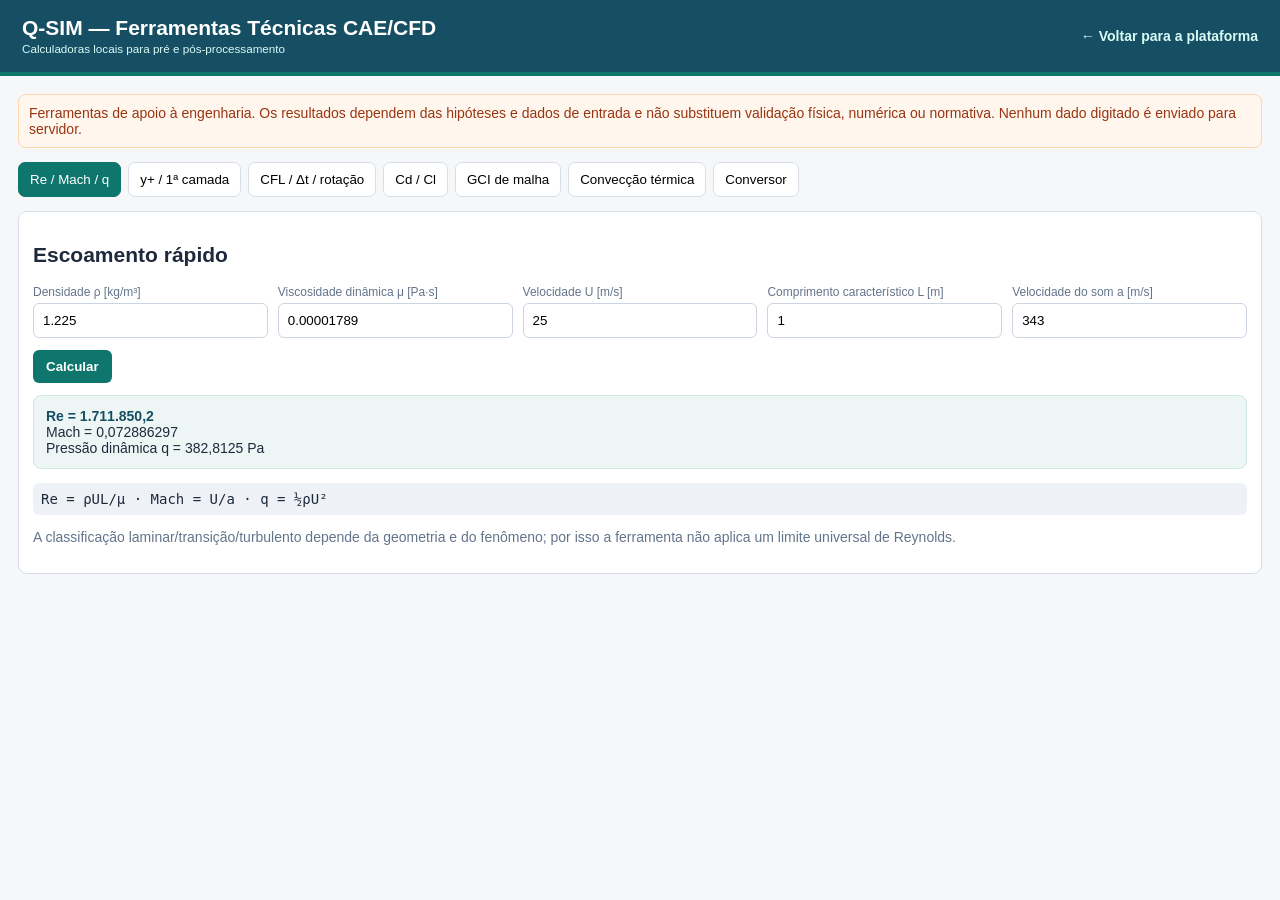
<file: app/tools.html>
<!doctype html>
<html lang="pt-BR">
<head>
<meta charset="utf-8"><meta name="viewport" content="width=device-width,initial-scale=1">
<title>Q-SIM — Ferramentas Técnicas CAE/CFD</title>
<style>
:root{--bg:#f6f7f9;--panel:#fff;--ink:#1e293b;--muted:#64748b;--brand:#164e63;--accent:#0f766e;--line:#d8dee8;--soft:#eef2f7;--warn:#b45309}
*{box-sizing:border-box}body{margin:0;font:14px Arial,Helvetica,sans-serif;background:var(--bg);color:var(--ink)}header{background:var(--brand);color:#fff;padding:16px 22px;border-bottom:4px solid var(--accent)}header h1{margin:0;font-size:21px}header small{color:#d9fbf6}.wrap{max-width:1300px;margin:auto;padding:18px}.top{display:flex;justify-content:space-between;gap:12px;align-items:center;flex-wrap:wrap}.top a{color:#d9fbf6;text-decoration:none;font-weight:bold}.notice{background:#fff7ed;border:1px solid #fed7aa;color:#9a3412;padding:10px;border-radius:8px;margin-bottom:14px}.tabs{display:flex;gap:7px;flex-wrap:wrap;margin-bottom:14px}.tabs button{padding:9px 11px;border:1px solid var(--line);background:#fff;border-radius:7px;cursor:pointer}.tabs button.on{background:var(--accent);border-color:var(--accent);color:#fff}.tool{display:none}.tool.on{display:block}.card{background:#fff;border:1px solid var(--line);border-radius:9px;padding:14px;margin-bottom:12px}.grid{display:grid;grid-template-columns:repeat(auto-fit,minmax(210px,1fr));gap:10px}.field label{display:block;font-size:12px;color:var(--muted);margin-bottom:4px}.field input,.field select{width:100%;padding:9px;border:1px solid #cbd5e1;border-radius:6px;background:#fff}.actions{margin-top:12px;display:flex;gap:8px;flex-wrap:wrap}button.calc{padding:9px 13px;border:0;border-radius:6px;background:var(--accent);color:#fff;font-weight:bold;cursor:pointer}.result{margin-top:12px;padding:12px;background:#eef6f5;border:1px solid #cfe7e3;border-radius:8px}.result b{color:var(--brand)}.muted{color:var(--muted)}.formula{font-family:ui-monospace,SFMono-Regular,Menlo,monospace;background:var(--soft);padding:8px;border-radius:6px;overflow:auto}.warn{color:var(--warn);font-weight:bold}table{width:100%;border-collapse:collapse}th,td{padding:8px;border-bottom:1px solid var(--line);text-align:left}th{background:var(--soft)}@media(max-width:720px){.wrap{padding:12px}.tabs{display:grid;grid-template-columns:1fr 1fr}.tabs button{width:100%}}
</style>
</head>
<body>
<header><div class="top"><div><h1>Q-SIM — Ferramentas Técnicas CAE/CFD</h1><small>Calculadoras locais para pré e pós-processamento</small></div><a href="final.html">← Voltar para a plataforma</a></div></header>
<div class="wrap">
<div class="notice">Ferramentas de apoio à engenharia. Os resultados dependem das hipóteses e dados de entrada e não substituem validação física, numérica ou normativa. Nenhum dado digitado é enviado para servidor.</div>
<div class="tabs">
<button class="on" data-t="flow">Re / Mach / q</button><button data-t="yplus">y+ / 1ª camada</button><button data-t="cfl">CFL / Δt / rotação</button><button data-t="coef">Cd / Cl</button><button data-t="gci">GCI de malha</button><button data-t="thermal">Convecção térmica</button><button data-t="units">Conversor</button>
</div>

<section id="flow" class="tool on"><div class="card"><h2>Escoamento rápido</h2><div class="grid">
<div class="field"><label>Densidade ρ [kg/m³]</label><input id="f_rho" type="number" step="any" value="1.225"></div>
<div class="field"><label>Viscosidade dinâmica μ [Pa·s]</label><input id="f_mu" type="number" step="any" value="0.00001789"></div>
<div class="field"><label>Velocidade U [m/s]</label><input id="f_u" type="number" step="any" value="25"></div>
<div class="field"><label>Comprimento característico L [m]</label><input id="f_l" type="number" step="any" value="1"></div>
<div class="field"><label>Velocidade do som a [m/s]</label><input id="f_a" type="number" step="any" value="343"></div>
</div><div class="actions"><button class="calc" onclick="calcFlow()">Calcular</button></div><div id="f_out" class="result"></div>
<p class="formula">Re = ρUL/μ · Mach = U/a · q = ½ρU²</p><p class="muted">A classificação laminar/transição/turbulento depende da geometria e do fenômeno; por isso a ferramenta não aplica um limite universal de Reynolds.</p></div></section>

<section id="yplus" class="tool"><div class="card"><h2>Estimativa de y+ e primeira camada</h2><div class="grid">
<div class="field"><label>ρ [kg/m³]</label><input id="y_rho" type="number" step="any" value="1.225"></div>
<div class="field"><label>μ [Pa·s]</label><input id="y_mu" type="number" step="any" value="0.00001789"></div>
<div class="field"><label>U [m/s]</label><input id="y_u" type="number" step="any" value="25"></div>
<div class="field"><label>L [m]</label><input id="y_l" type="number" step="any" value="1"></div>
<div class="field"><label>y+ alvo</label><input id="y_target" type="number" step="any" value="1"></div>
<div class="field"><label>Correlação Cf</label><select id="y_corr"><option value="one7">Cf = 0,026 Re^(-1/7)</option><option value="one5">Cf = 0,0592 Re^(-1/5)</option></select></div>
</div><div class="actions"><button class="calc" onclick="calcYplus()">Calcular</button></div><div id="y_out" class="result"></div>
<p class="formula">uτ = U√(Cf/2) · y = y+·μ/(ρuτ) · espessura inicial aproximada ≈ 2y</p><p class="muted">Estimativa baseada em correlação de placa plana turbulenta. O valor final de y+ deve ser verificado na solução CFD; separação, gradiente de pressão, rugosidade e rotação podem alterar o atrito de parede.</p></div></section>

<section id="cfl" class="tool"><div class="card"><h2>CFL, passo de tempo e resolução angular</h2><div class="grid">
<div class="field"><label>Velocidade característica U [m/s]</label><input id="c_u" type="number" step="any" value="25"></div>
<div class="field"><label>Tamanho local Δx [m]</label><input id="c_dx" type="number" step="any" value="0.005"></div>
<div class="field"><label>CFL alvo</label><input id="c_target" type="number" step="any" value="1"></div>
<div class="field"><label>Δt atual [s] (opcional)</label><input id="c_dt" type="number" step="any" value="0.0002"></div>
<div class="field"><label>Rotação [rpm] (opcional)</label><input id="c_rpm" type="number" step="any" value="3000"></div>
<div class="field"><label>Graus por passo [°] (opcional)</label><input id="c_deg" type="number" step="any" value="1"></div>
</div><div class="actions"><button class="calc" onclick="calcCFL()">Calcular</button></div><div id="c_out" class="result"></div><p class="formula">CFL = UΔt/Δx · Δt(CFL) = CFL·Δx/U · Δt(rotação) = Δθ/(6·rpm)</p></div></section>

<section id="coef" class="tool"><div class="card"><h2>Coeficientes aerodinâmicos/hidrodinâmicos</h2><div class="grid">
<div class="field"><label>ρ [kg/m³]</label><input id="d_rho" type="number" step="any" value="1.225"></div>
<div class="field"><label>U [m/s]</label><input id="d_u" type="number" step="any" value="25"></div>
<div class="field"><label>Área de referência A [m²]</label><input id="d_a" type="number" step="any" value="1"></div>
<div class="field"><label>Força de arrasto Fd [N]</label><input id="d_fd" type="number" step="any" value="100"></div>
<div class="field"><label>Força de sustentação Fl [N]</label><input id="d_fl" type="number" step="any" value="0"></div>
<div class="field"><label>Coeficiente conhecido (para força inversa)</label><input id="d_c" type="number" step="any" value="0.3"></div>
</div><div class="actions"><button class="calc" onclick="calcCoef()">Calcular</button></div><div id="d_out" class="result"></div><p class="formula">C = F/(½ρU²A) · F = C(½ρU²A)</p></div></section>

<section id="gci" class="tool"><div class="card"><h2>GCI — Grid Convergence Index (3 malhas)</h2><p class="muted">Informe h1 &lt; h2 &lt; h3, sendo 1 a malha mais fina. Use uma medida consistente de tamanho de malha.</p><div class="grid">
<div class="field"><label>h1 — fina</label><input id="g_h1" type="number" step="any" value="0.01"></div><div class="field"><label>φ1 — resultado fino</label><input id="g_p1" type="number" step="any" value="100"></div>
<div class="field"><label>h2 — média</label><input id="g_h2" type="number" step="any" value="0.0141421356"></div><div class="field"><label>φ2 — resultado médio</label><input id="g_p2" type="number" step="any" value="102"></div>
<div class="field"><label>h3 — grossa</label><input id="g_h3" type="number" step="any" value="0.02"></div><div class="field"><label>φ3 — resultado grosso</label><input id="g_p3" type="number" step="any" value="106"></div>
</div><div class="actions"><button class="calc" onclick="calcGCI()">Calcular</button></div><div id="g_out" class="result"></div>
<p class="formula">p aparente por iteração de três malhas · φext21 = (r21^p φ1 − φ2)/(r21^p − 1) · GCI21 = 1,25·ea21/(r21^p − 1)</p><p class="muted">Implementação baseada no procedimento clássico de três malhas. Oscilação de sinal, razões de refinamento muito próximas de 1 ou resultados não monotônicos exigem análise adicional.</p></div></section>

<section id="thermal" class="tool"><div class="card"><h2>Convecção térmica</h2><div class="grid">
<div class="field"><label>h [W/m²·K]</label><input id="t_h" type="number" step="any" value="25"></div>
<div class="field"><label>Área A [m²]</label><input id="t_a" type="number" step="any" value="1"></div>
<div class="field"><label>Temperatura da superfície Ts [°C]</label><input id="t_ts" type="number" step="any" value="80"></div>
<div class="field"><label>Temperatura do fluido T∞ [°C]</label><input id="t_ti" type="number" step="any" value="25"></div>
<div class="field"><label>Q conhecido [W] para estimar h (opcional)</label><input id="t_q" type="number" step="any" value=""></div>
</div><div class="actions"><button class="calc" onclick="calcThermal()">Calcular</button></div><div id="t_out" class="result"></div><p class="formula">q'' = h(Ts − T∞) · Q = hA(Ts − T∞) · h = Q/[A(Ts − T∞)]</p></div></section>

<section id="units" class="tool"><div class="card"><h2>Conversor de unidades de engenharia</h2><p class="muted">Conversões locais com base SI. Selecione a grandeza e as unidades de origem/destino.</p><div class="grid">
<div class="field"><label>Grandeza</label><select id="u_kind" onchange="fillUnits()">
<option value="pressure">Pressão / tensão</option><option value="velocity">Velocidade</option><option value="length">Comprimento</option><option value="area">Área</option><option value="volume">Volume</option><option value="temperature">Temperatura</option><option value="mass">Massa</option><option value="density">Densidade</option><option value="dynvisc">Viscosidade dinâmica</option><option value="kinvisc">Viscosidade cinemática</option><option value="flow">Vazão volumétrica</option><option value="massflow">Vazão mássica</option><option value="force">Força</option><option value="torque">Torque</option><option value="power">Potência</option><option value="energy">Energia</option><option value="accel">Aceleração</option><option value="angular">Velocidade angular</option><option value="frequency">Frequência</option><option value="heatflux">Fluxo de calor</option><option value="conductivity">Condutividade térmica</option><option value="htc">Coeficiente convectivo h</option><option value="cp">Calor específico</option><option value="time">Tempo</option><option value="angle">Ângulo</option>
</select></div>
<div class="field"><label>Valor</label><input id="u_val" type="number" step="any" value="1"></div>
<div class="field"><label>De</label><select id="u_from"></select></div><div class="field"><label>Para</label><select id="u_to"></select></div>
</div><div class="actions"><button class="calc" onclick="calcUnits()">Converter</button></div><div id="u_out" class="result"></div></div></section>
</div>
<script>
const n=id=>Number(document.getElementById(id).value), fmt=(x,d=8)=>Number.isFinite(x)?Number(x).toLocaleString('pt-BR',{maximumSignificantDigits:d}):'—';
document.querySelectorAll('.tabs button').forEach(b=>b.onclick=()=>{document.querySelectorAll('.tabs button').forEach(x=>x.classList.toggle('on',x===b));document.querySelectorAll('.tool').forEach(x=>x.classList.toggle('on',x.id===b.dataset.t))});
function calcFlow(){let rho=n('f_rho'),mu=n('f_mu'),U=n('f_u'),L=n('f_l'),a=n('f_a');let Re=rho*U*L/mu,M=U/a,q=.5*rho*U*U;f_out.innerHTML=`<b>Re = ${fmt(Re)}</b><br>Mach = ${fmt(M)}<br>Pressão dinâmica q = ${fmt(q)} Pa`;}
function calcYplus(){let rho=n('y_rho'),mu=n('y_mu'),U=n('y_u'),L=n('y_l'),yt=n('y_target');let Re=rho*U*L/mu;let Cf=y_corr.value==='one7'?.026/Math.pow(Re,1/7):.0592/Math.pow(Re,1/5);let ut=U*Math.sqrt(Cf/2),y=yt*mu/(rho*ut);y_out.innerHTML=`Re = ${fmt(Re)}<br>Cf estimado = ${fmt(Cf)}<br>uτ = ${fmt(ut)} m/s<br><b>Distância ao centro da 1ª célula y = ${fmt(y)} m (${fmt(y*1000)} mm)</b><br>Espessura inicial aproximada ≈ ${fmt(2*y*1000)} mm`;}
function calcCFL(){let U=n('c_u'),dx=n('c_dx'),ct=n('c_target'),dt=n('c_dt'),rpm=n('c_rpm'),deg=n('c_deg');let dtc=ct*dx/U,co=U*dt/dx,dtr=deg/(6*rpm);c_out.innerHTML=`Δt para CFL alvo = <b>${fmt(dtc)} s</b><br>CFL com Δt atual = ${fmt(co)}<br>Δt para ${fmt(deg)}°/passo a ${fmt(rpm)} rpm = <b>${fmt(dtr)} s</b>`;}
function calcCoef(){let rho=n('d_rho'),U=n('d_u'),A=n('d_a'),Fd=n('d_fd'),Fl=n('d_fl'),C=n('d_c');let den=.5*rho*U*U*A;d_out.innerHTML=`Pressão dinâmica × área = ${fmt(den)} N<br>Cd = <b>${fmt(Fd/den)}</b><br>Cl = <b>${fmt(Fl/den)}</b><br>Força para C=${fmt(C)}: <b>${fmt(C*den)} N</b>`;}
function calcGCI(){let h1=n('g_h1'),h2=n('g_h2'),h3=n('g_h3'),p1=n('g_p1'),p2=n('g_p2'),p3=n('g_p3');if(!(h1>0&&h1<h2&&h2<h3)){g_out.innerHTML='<span class="warn">Use h1 < h2 < h3.</span>';return}let r21=h2/h1,r32=h3/h2,e21=p2-p1,e32=p3-p2;if(e21===0||e32===0){g_out.innerHTML='<span class="warn">Diferenças entre soluções não podem ser zero para estimar p.</span>';return}let s=Math.sign(e32/e21),p=Math.abs(Math.log(Math.abs(e32/e21))/Math.log(r21));for(let i=0;i<80;i++){let num=Math.pow(r21,p)-s,den=Math.pow(r32,p)-s;if(num<=0||den<=0)break;let q=Math.log(num/den),pn=Math.abs((Math.log(Math.abs(e32/e21))+q)/Math.log(r21));if(!Number.isFinite(pn))break;if(Math.abs(pn-p)<1e-8){p=pn;break}p=.5*(p+pn)}let rp=Math.pow(r21,p),ext=(rp*p1-p2)/(rp-1),ea=Math.abs((p1-p2)/p1),gci=1.25*ea/(rp-1)*100;let rp32=Math.pow(r32,p),ea32=Math.abs((p2-p3)/p2),gci32=1.25*ea32/(rp32-1)*100;let asym=gci32?gci/(gci32/Math.pow(r21,p)):NaN;g_out.innerHTML=`r21 = ${fmt(r21)} · r32 = ${fmt(r32)}<br>Ordem aparente p = <b>${fmt(p)}</b><br>φ extrapolado 21 = ${fmt(ext)}<br>GCI21 (fina/média) = <b>${fmt(gci)}%</b><br>GCI32 (média/grossa) = ${fmt(gci32)}%<br>Indicador de faixa assintótica ≈ ${fmt(asym)}${s<0?'<br><span class="warn">Convergência oscilatória detectada pelo sinal das diferenças.</span>':''}`;}
function calcThermal(){let h=n('t_h'),A=n('t_a'),Ts=n('t_ts'),Ti=n('t_ti'),Qraw=document.getElementById('t_q').value.trim(),dT=Ts-Ti;let flux=h*dT,Q=flux*A,msg=`ΔT = ${fmt(dT)} K<br>Fluxo q'' = ${fmt(flux)} W/m²<br><b>Q = ${fmt(Q)} W</b>`;if(Qraw!==''){let Qk=Number(Qraw);msg+=`<br>h estimado a partir de Q conhecido = <b>${fmt(Qk/(A*dT))} W/m²·K</b>`}t_out.innerHTML=msg;}
const U={
pressure:{Pa:1,kPa:1e3,MPa:1e6,GPa:1e9,bar:1e5,mbar:100,atm:101325,psi:6894.757293,'kgf/cm²':98066.5,mmHg:133.322387415},
velocity:{'m/s':1,'km/h':1/3.6,'km/s':1000,knot:0.514444444,mph:0.44704,'ft/s':0.3048},
length:{m:1,mm:1e-3,cm:1e-2,µm:1e-6,nm:1e-9,km:1e3,in:0.0254,ft:0.3048,yd:0.9144,mi:1609.344},
area:{'m²':1,'mm²':1e-6,'cm²':1e-4,'km²':1e6,'in²':0.00064516,'ft²':0.09290304},
volume:{'m³':1,L:1e-3,mL:1e-6,'cm³':1e-6,'mm³':1e-9,'in³':1.6387064e-5,'ft³':0.028316846592,'gal US':0.003785411784},
mass:{kg:1,g:1e-3,mg:1e-6,t:1000,lb:0.45359237,oz:0.028349523125},
density:{'kg/m³':1,'g/cm³':1000,'kg/L':1000,'g/L':1,'lb/ft³':16.01846337,'lb/in³':27679.90471},
dynvisc:{'Pa·s':1,'mPa·s':1e-3,cP:1e-3,P:0.1,'lb/(ft·s)':1.48816394357},
kinvisc:{'m²/s':1,'mm²/s':1e-6,cSt:1e-6,St:1e-4,'ft²/s':0.09290304},
flow:{'m³/s':1,'m³/h':1/3600,'L/s':1e-3,'L/min':1e-3/60,'L/h':1e-3/3600,cfm:0.00047194745,gpm:0.0000630901964},
massflow:{'kg/s':1,'kg/h':1/3600,'g/s':1e-3,'t/h':1000/3600,'lb/s':0.45359237,'lb/h':0.45359237/3600},
force:{N:1,kN:1000,MN:1e6,kgf:9.80665,lbf:4.4482216153,dyn:1e-5},
torque:{'N·m':1,'N·mm':1e-3,'kN·m':1000,'kgf·m':9.80665,'lbf·ft':1.3558179483,'lbf·in':0.112984829},
power:{W:1,kW:1000,MW:1e6,hp:745.6998716,cv:735.49875,'BTU/h':0.29307107},
energy:{J:1,kJ:1000,MJ:1e6,Wh:3600,kWh:3.6e6,cal:4.184,kcal:4184,BTU:1055.05585262},
accel:{'m/s²':1,g:9.80665,'ft/s²':0.3048,'Gal':0.01},
angular:{'rad/s':1,rpm:2*Math.PI/60,rps:2*Math.PI,'°/s':Math.PI/180},
frequency:{Hz:1,kHz:1000,MHz:1e6,rpm:1/60,rps:1},
heatflux:{'W/m²':1,'kW/m²':1000,'W/cm²':10000,'BTU/(h·ft²)':3.154590745},
conductivity:{'W/(m·K)':1,'kW/(m·K)':1000,'BTU/(h·ft·°F)':1.730734666},
htc:{'W/(m²·K)':1,'kW/(m²·K)':1000,'BTU/(h·ft²·°F)':5.678263341},
cp:{'J/(kg·K)':1,'kJ/(kg·K)':1000,'cal/(g·K)':4184,'BTU/(lb·°F)':4186.8},
time:{s:1,ms:1e-3,µs:1e-6,min:60,h:3600,dia:86400},
angle:{rad:1,'°':Math.PI/180,rev:2*Math.PI}
};
function fillUnits(){let k=u_kind.value,arr=k==='temperature'?['°C','K','°F','°R']:Object.keys(U[k]);u_from.innerHTML=arr.map(x=>`<option>${x}</option>`).join('');u_to.innerHTML=arr.map(x=>`<option>${x}</option>`).join('');u_to.selectedIndex=Math.min(1,arr.length-1);calcUnits()}
function calcUnits(){let k=u_kind.value,v=n('u_val'),a=u_from.value,b=u_to.value,out;if(k==='temperature'){let K=a==='K'?v:a==='°C'?v+273.15:a==='°F'?(v-32)*5/9+273.15:v*5/9;out=b==='K'?K:b==='°C'?K-273.15:b==='°F'?(K-273.15)*9/5+32:K*9/5}else out=v*U[k][a]/U[k][b];u_out.innerHTML=`<b>${fmt(v)} ${a} = ${fmt(out)} ${b}</b>`}
fillUnits();calcFlow();calcYplus();calcCFL();calcCoef();calcGCI();calcThermal();
</script>
</body></html>
</file>
